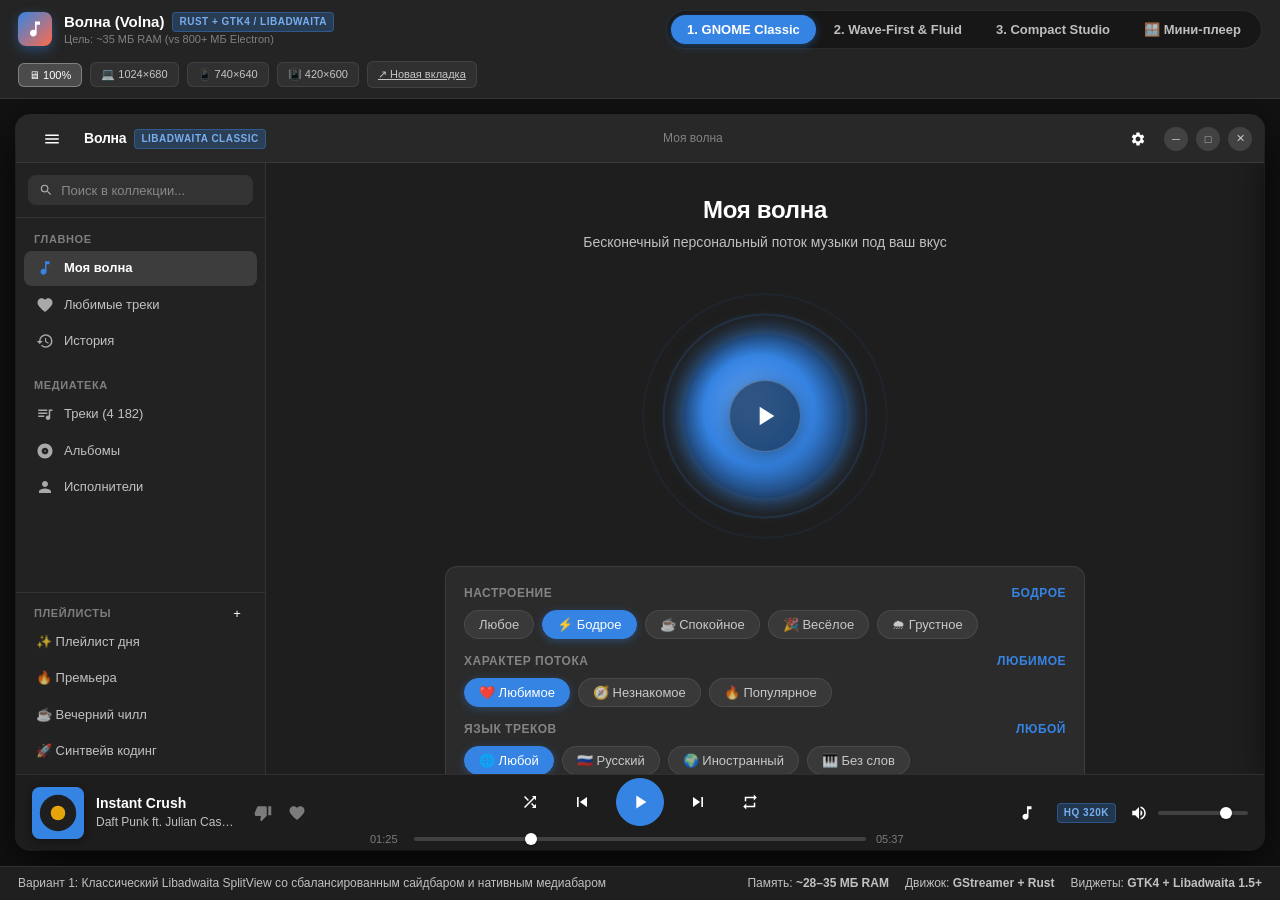
<file: mockups/index.html>
<!DOCTYPE html>
<html lang="ru">
<head>
  <meta charset="UTF-8">
  <meta name="viewport" content="width=device-width, initial-scale=1.0">
  <title>Волна — Интерактивная витрина вариантов дизайна (Rust + Libadwaita)</title>
  <link rel="stylesheet" href="libadwaita.css">
  <style>
    body {
      background: #181818;
      color: #fff;
      display: flex;
      flex-direction: column;
      height: 100vh;
      overflow: hidden;
    }

    /* Showcase Top Bar */
    .showcase-header {
      background: #242424;
      border-bottom: 1px solid var(--adw-border);
      padding: 10px 18px;
      display: flex;
      align-items: center;
      justify-content: space-between;
      flex-wrap: wrap;
      gap: 12px;
      z-index: 50;
    }

    .brand-section {
      display: flex;
      align-items: center;
      gap: 12px;
    }
    .brand-icon {
      width: 34px;
      height: 34px;
      border-radius: 8px;
      background: linear-gradient(135deg, #3584e4, #ff6b4a);
      display: flex;
      align-items: center;
      justify-content: center;
      box-shadow: 0 4px 12px rgba(53, 132, 228, 0.4);
    }

    /* Main Variant Tabs */
    .variant-tabs {
      display: flex;
      background: rgba(0, 0, 0, 0.35);
      padding: 4px;
      border-radius: var(--adw-radius-pill);
      border: 1px solid var(--adw-border);
      gap: 2px;
    }
    .variant-tab-btn {
      background: transparent;
      border: none;
      color: var(--adw-text-secondary);
      padding: 7px 16px;
      border-radius: var(--adw-radius-pill);
      font-size: 13px;
      font-weight: 600;
      cursor: pointer;
      display: flex;
      align-items: center;
      gap: 8px;
      transition: all 0.2s;
    }
    .variant-tab-btn:hover {
      color: #fff;
      background: rgba(255, 255, 255, 0.06);
    }
    .variant-tab-btn.active {
      background: var(--adw-accent);
      color: #fff;
      box-shadow: 0 2px 8px rgba(53, 132, 228, 0.4);
    }

    /* Viewport Resizer Controls */
    .viewport-controls {
      display: flex;
      align-items: center;
      gap: 8px;
    }
    .res-btn {
      background: rgba(255, 255, 255, 0.06);
      border: 1px solid var(--adw-border);
      color: var(--adw-text-secondary);
      padding: 5px 10px;
      border-radius: 6px;
      font-size: 11px;
      font-weight: 500;
      cursor: pointer;
      display: flex;
      align-items: center;
      gap: 4px;
      transition: all 0.15s;
    }
    .res-btn:hover {
      background: rgba(255, 255, 255, 0.12);
      color: #fff;
    }
    .res-btn.active {
      background: rgba(255, 255, 255, 0.18);
      color: #fff;
      border-color: rgba(255, 255, 255, 0.3);
    }

    /* Main Showcase Canvas / Stage */
    .showcase-stage {
      flex: 1;
      display: flex;
      align-items: center;
      justify-content: center;
      background: #121212;
      overflow: hidden;
      position: relative;
      padding: 16px;
    }

    /* Mockup IFrame Frame */
    .frame-wrapper {
      width: 100%;
      height: 100%;
      border-radius: var(--adw-radius-window);
      overflow: hidden;
      box-shadow: 0 16px 50px rgba(0, 0, 0, 0.8), 0 0 0 1px rgba(255, 255, 255, 0.12);
      transition: all 0.35s cubic-bezier(0.16, 1, 0.3, 1);
      display: flex;
      flex-direction: column;
      background: #242424;
    }

    iframe {
      width: 100%;
      height: 100%;
      border: none;
      background: #1e1e1e;
    }

    /* Mini-player Standalone Stage */
    .mini-player-stage {
      display: none;
      width: 100%;
      height: 100%;
      align-items: center;
      justify-content: center;
      flex-direction: column;
      gap: 24px;
    }
    .mini-player-stage.active {
      display: flex;
    }

    .mini-player-window {
      width: 330px;
      background: rgba(32, 32, 32, 0.95);
      backdrop-filter: blur(20px);
      border-radius: 16px;
      border: 1px solid rgba(255, 255, 255, 0.15);
      box-shadow: 0 16px 48px rgba(0, 0, 0, 0.7);
      padding: 14px;
      display: flex;
      flex-direction: column;
      gap: 12px;
      user-select: none;
    }
    .mini-header {
      display: flex;
      justify-content: space-between;
      align-items: center;
      border-bottom: 1px solid rgba(255, 255, 255, 0.08);
      padding-bottom: 8px;
    }
    .mini-track {
      display: flex;
      align-items: center;
      gap: 12px;
    }
    .mini-art {
      width: 50px;
      height: 50px;
      border-radius: 8px;
      background: #3584e4;
      object-fit: cover;
    }
    .mini-controls {
      display: flex;
      align-items: center;
      justify-content: space-between;
      padding: 0 6px;
    }

    /* Bottom Info Card */
    .info-bar {
      background: #1f1f1f;
      border-top: 1px solid var(--adw-border);
      padding: 8px 18px;
      font-size: 12px;
      color: var(--adw-text-secondary);
      display: flex;
      justify-content: space-between;
      align-items: center;
    }
  </style>
</head>
<body>
  <!-- Top Showcase Navigation Bar -->
  <header class="showcase-header">
    <div class="brand-section">
      <div class="brand-icon">
        <svg width="20" height="20" viewBox="0 0 24 24" fill="#fff">
          <path d="M12 3v10.55c-.59-.34-1.27-.55-2-.55-2.21 0-4 1.79-4 4s1.79 4 4 4 4-1.79 4-4V7h4V3h-6z"/>
        </svg>
      </div>
      <div>
        <div style="font-weight:700; font-size:15px; display:flex; align-items:center; gap:8px;">
          Волна (Volna)
          <span class="adw-badge accent">Rust + GTK4 / Libadwaita</span>
        </div>
        <div style="font-size:11px; color:var(--adw-text-dim);">Цель: ~35 МБ RAM (vs 800+ МБ Electron)</div>
      </div>
    </div>

    <!-- Variant Tabs -->
    <div class="variant-tabs">
      <button class="variant-tab-btn active" data-src="variant1_classic.html" data-desc="Вариант 1: Классический Libadwaita SplitView со сбалансированным сайдбаром и нативным медиабаром">
        1. GNOME Classic
      </button>
      <button class="variant-tab-btn" data-src="variant2_fluid.html" data-desc="Вариант 2: Фокус на стриминг, органическая Hero-волна с шейдером, парящий остров-плеер и караоке">
        2. Wave-First & Fluid
      </button>
      <button class="variant-tab-btn" data-src="variant3_studio.html" data-desc="Вариант 3: Трёхколоночный плотный вид, радар рекомендаций ML-Match, таблица треков и студийный медиабар">
        3. Compact Studio
      </button>
      <button class="variant-tab-btn" data-mode="mini" data-desc="Режим мини-плеера (Picture-in-Picture виджет поверх всех окон 330x150px)">
        🪟 Мини-плеер
      </button>
    </div>

    <!-- Responsive Viewport Presets -->
    <div class="viewport-controls" id="resControls">
      <button class="res-btn active" data-w="100%" data-h="100%">🖥 100%</button>
      <button class="res-btn" data-w="1024px" data-h="680px">💻 1024×680</button>
      <button class="res-btn" data-w="740px" data-h="640px">📱 740×640</button>
      <button class="res-btn" data-w="420px" data-h="600px">📳 420×600</button>
      <a href="variant1_classic.html" target="_blank" class="res-btn" id="openExternalLink" title="Открыть в отдельной вкладке браузера">↗ Новая вкладка</a>
    </div>
  </header>

  <!-- Showcase Stage -->
  <main class="showcase-stage">
    <!-- IFrame Wrapper -->
    <div class="frame-wrapper" id="frameWrapper">
      <iframe src="variant1_classic.html" id="previewIframe" title="Mockup Preview"></iframe>
    </div>

    <!-- Mini-player Standalone Preview Stage -->
    <div class="mini-player-stage" id="miniPlayerStage">
      <div class="mini-player-window">
        <div class="mini-header">
          <div style="display:flex; align-items:center; gap:6px;">
            <svg width="14" height="14" viewBox="0 0 24 24" fill="#3584e4"><path d="M12 3v10.55c-.59-.34-1.27-.55-2-.55-2.21 0-4 1.79-4 4s1.79 4 4 4 4-1.79 4-4V7h4V3h-6z"/></svg>
            <span style="font-size:12px; font-weight:700;">Волна Мини-плеер</span>
          </div>
          <div style="display:flex; gap:6px;">
            <button class="adw-win-btn" style="width:18px; height:18px; font-size:9px;" title="Поверх всех окон">📌</button>
            <button class="adw-win-btn close" style="width:18px; height:18px; font-size:9px;" id="btnReturnFull">✕</button>
          </div>
        </div>

        <div class="mini-track">
          <img src="data:image/svg+xml;utf8,<svg xmlns='http://www.w3.org/2000/svg' width='80' height='80' viewBox='0 0 80 80'><rect fill='%23ff6b4a' width='80' height='80'/><circle cx='40' cy='40' r='25' fill='%23222'/><polygon points='35,30 55,40 35,50' fill='%23fff'/></svg>" class="mini-art" id="mArt" alt="Art">
          <div style="overflow:hidden; flex:1;">
            <div style="font-size:13px; font-weight:700; white-space:nowrap; overflow:hidden; text-overflow:ellipsis;" id="mTitle">Midnight City</div>
            <div style="font-size:11px; color:var(--adw-text-secondary); white-space:nowrap; overflow:hidden; text-overflow:ellipsis;" id="mArtist">M83</div>
            <div style="font-size:10px; color:var(--adw-accent); margin-top:2px;">Моя волна • HQ 320k</div>
          </div>
        </div>

        <div style="display:flex; align-items:center; gap:8px;">
          <span style="font-size:10px; color:var(--adw-text-dim);" id="mTimeCurr">02:14</span>
          <input type="range" class="adw-scale" id="mSeekBar" min="0" max="243" value="134">
          <span style="font-size:10px; color:var(--adw-text-dim);">04:03</span>
        </div>

        <div class="mini-controls">
          <button class="reaction-btn" id="mDislike" title="Дислайк">
            <svg viewBox="0 0 24 24"><path d="M15 3H6c-.83 0-1.54.5-1.84 1.22l-3.02 7.05c-.09.23-.14.47-.14.73v2c0 1.1.9 2 2 2h6.31l-.95 4.57-.03.32c0 .41.17.79.44 1.06L9.83 23l6.58-6.59c.37-.36.59-.86.59-1.41V5c0-1.1-.9-2-2-2zm4 0v12h4V3h-4z"/></svg>
          </button>
          <button class="reaction-btn liked" id="mLike" title="Лайк">
            <svg viewBox="0 0 24 24"><path d="M12 21.35l-1.45-1.32C5.4 15.36 2 12.28 2 8.5 2 5.42 4.42 3 7.5 3c1.74 0 3.41.81 4.5 2.09C13.09 3.81 14.76 3 16.5 3 19.58 3 22 5.42 22 8.5c0 3.78-3.4 6.86-8.55 11.54L12 21.35z"/></svg>
          </button>
          <button class="adw-btn flat circular" id="mPrev" style="width:30px; height:30px;">
            <svg width="16" height="16" viewBox="0 0 24 24" fill="currentColor"><path d="M6 6h2v12H6zm3.5 6l8.5 6V6z"/></svg>
          </button>
          <button class="adw-btn circular suggested-action" id="mPlay" style="width:36px; height:36px;">
            <svg id="mPlayIcon" width="18" height="18" viewBox="0 0 24 24" fill="currentColor" style="display:none;"><path d="M8 5v14l11-7z"/></svg>
            <svg id="mPauseIcon" width="18" height="18" viewBox="0 0 24 24" fill="currentColor"><path d="M6 19h4V5H6v14zm8-14v14h4V5h-4z"/></svg>
          </button>
          <button class="adw-btn flat circular" id="mNext" style="width:30px; height:30px;">
            <svg width="16" height="16" viewBox="0 0 24 24" fill="currentColor"><path d="M6 18l8.5-6L6 6v12zM16 6v12h2V6h-2z"/></svg>
          </button>
        </div>
      </div>
      <div style="font-size:12px; color:var(--adw-text-dim); text-align:center;">
        💡 Компактный режим для размещения поверх рабочих окон, кодинга или работы с документами.
      </div>
    </div>
  </main>

  <!-- Bottom Info Footer -->
  <footer class="info-bar">
    <div id="variantDescription">
      Вариант 1: Классический Libadwaita SplitView со сбалансированным сайдбаром и нативным медиабаром
    </div>
    <div style="display:flex; gap:16px;">
      <span>Память: <b>~28–35 МБ RAM</b></span>
      <span>Движок: <b>GStreamer + Rust</b></span>
      <span>Виджеты: <b>GTK4 + Libadwaita 1.5+</b></span>
    </div>
  </footer>

  <script>
    const tabBtns = document.querySelectorAll('.variant-tab-btn');
    const iframe = document.getElementById('previewIframe');
    const frameWrapper = document.getElementById('frameWrapper');
    const miniPlayerStage = document.getElementById('miniPlayerStage');
    const descEl = document.getElementById('variantDescription');
    const extLink = document.getElementById('openExternalLink');
    const resControls = document.getElementById('resControls');

    tabBtns.forEach(btn => {
      btn.addEventListener('click', () => {
        tabBtns.forEach(b => b.classList.remove('active'));
        btn.classList.add('active');

        const mode = btn.getAttribute('data-mode');
        const desc = btn.getAttribute('data-desc');
        descEl.innerText = desc;

        if (mode === 'mini') {
          frameWrapper.style.display = 'none';
          miniPlayerStage.classList.add('active');
          resControls.style.display = 'none';
        } else {
          frameWrapper.style.display = 'flex';
          miniPlayerStage.classList.remove('active');
          resControls.style.display = 'flex';

          const src = btn.getAttribute('data-src');
          iframe.src = src;
          extLink.href = src;
        }
      });
    });

    // Viewport presets
    const resBtns = document.querySelectorAll('.res-btn[data-w]');
    resBtns.forEach(rb => {
      rb.addEventListener('click', () => {
        resBtns.forEach(b => b.classList.remove('active'));
        rb.classList.add('active');
        const w = rb.getAttribute('data-w');
        const h = rb.getAttribute('data-h');
        frameWrapper.style.width = w;
        frameWrapper.style.height = h;
      });
    });

    // Mini-player interactive controls
    let mPlaying = true;
    let mCur = 134;
    const mTotal = 243;
    const mPlay = document.getElementById('mPlay');
    const mPlayIcon = document.getElementById('mPlayIcon');
    const mPauseIcon = document.getElementById('mPauseIcon');
    const mSeekBar = document.getElementById('mSeekBar');
    const mTimeCurr = document.getElementById('mTimeCurr');
    const btnReturnFull = document.getElementById('btnReturnFull');

    btnReturnFull.addEventListener('click', () => {
      tabBtns[0].click();
    });

    mPlay.addEventListener('click', () => {
      mPlaying = !mPlaying;
      mPlayIcon.style.display = mPlaying ? 'none' : 'block';
      mPauseIcon.style.display = mPlaying ? 'block' : 'none';
    });

    setInterval(() => {
      if (mPlaying && miniPlayerStage.classList.contains('active')) {
        mCur++;
        if (mCur > mTotal) mCur = 0;
        mSeekBar.value = mCur;
        const m = Math.floor(mCur / 60);
        const s = Math.floor(mCur % 60);
        mTimeCurr.innerText = `0${m}:${s < 10 ? '0' : ''}${s}`;
      }
    }, 1000);

    const mLike = document.getElementById('mLike');
    const mDislike = document.getElementById('mDislike');
    mLike.addEventListener('click', () => mLike.classList.toggle('liked'));
    mDislike.addEventListener('click', () => mDislike.classList.toggle('disliked'));
  </script>
</body>
</html>
</file>
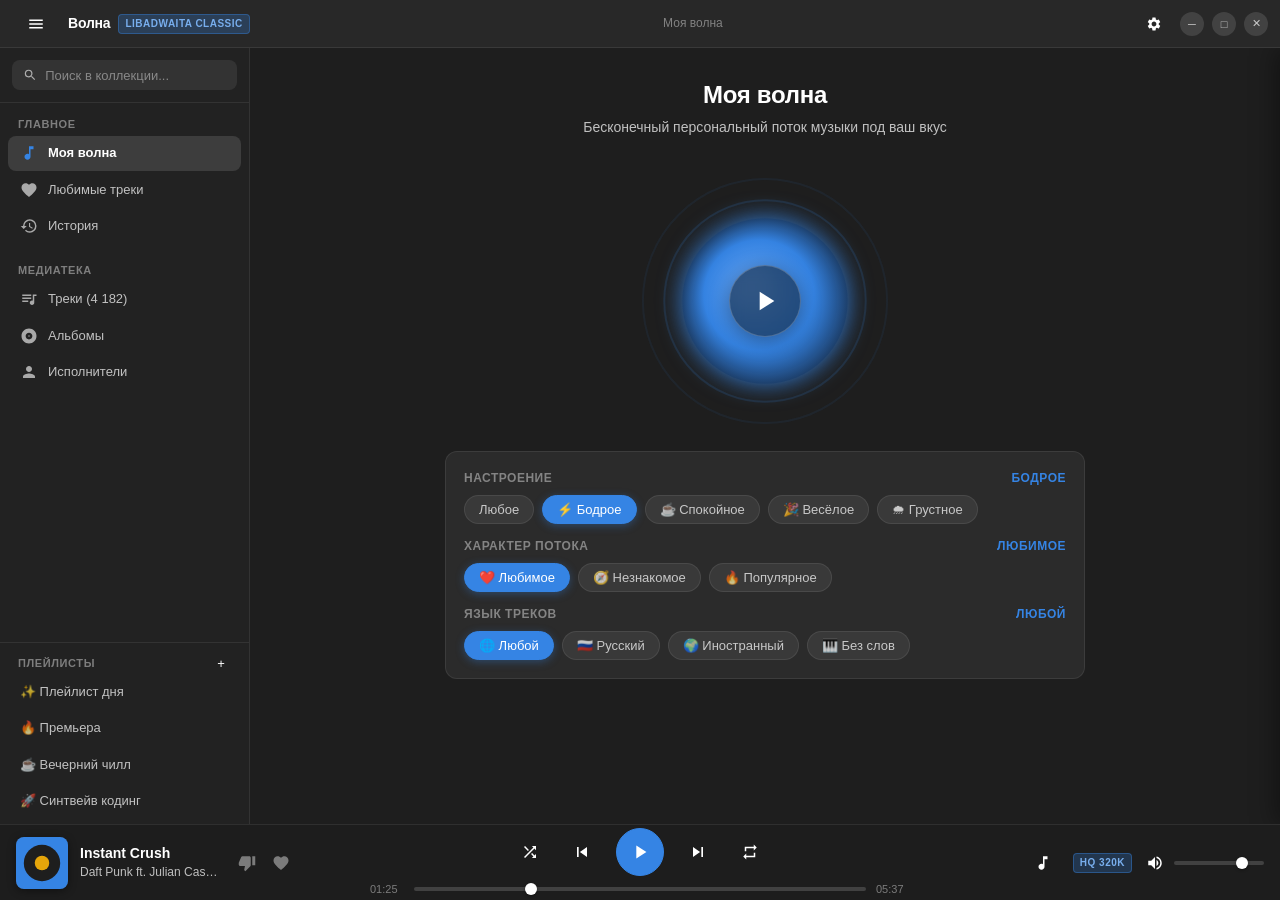
<file: mockups/variant1_classic.html>
<!DOCTYPE html>
<html lang="ru">
<head>
  <meta charset="UTF-8">
  <meta name="viewport" content="width=device-width, initial-scale=1.0">
  <title>Волна — Вариант 1: GNOME Native Classic</title>
  <link rel="stylesheet" href="libadwaita.css">
  <style>
    .app-window {
      display: flex;
      flex-direction: column;
      height: 100vh;
      width: 100vw;
      background: var(--adw-window-bg);
    }

    /* Main Split View */
    .split-view {
      display: flex;
      flex: 1;
      overflow: hidden;
      position: relative;
    }

    /* Sidebar */
    .sidebar {
      width: 250px;
      min-width: 250px;
      background: var(--adw-sidebar-bg);
      border-right: 1px solid var(--adw-border);
      display: flex;
      flex-direction: column;
      transition: all 0.25s cubic-bezier(0.16, 1, 0.3, 1);
      overflow-y: auto;
    }
    .sidebar.collapsed {
      margin-left: -250px;
    }

    .sidebar-header {
      padding: 12px;
      border-bottom: 1px solid var(--adw-border);
    }
    .search-input-box {
      display: flex;
      align-items: center;
      background: rgba(255, 255, 255, 0.08);
      border-radius: var(--adw-radius-btn);
      padding: 6px 10px;
      gap: 8px;
      border: 1px solid transparent;
      transition: all 0.15s;
    }
    .search-input-box:focus-within {
      background: rgba(255, 255, 255, 0.12);
      border-color: var(--adw-accent);
    }
    .search-input-box input {
      background: transparent;
      border: none;
      color: #fff;
      font-size: 13px;
      outline: none;
      width: 100%;
    }
    .search-input-box input::placeholder {
      color: var(--adw-text-dim);
    }

    .nav-section {
      padding: 10px 8px 4px 8px;
    }
    .nav-section-title {
      font-size: 11px;
      font-weight: 700;
      color: var(--adw-text-dim);
      padding: 4px 10px;
      letter-spacing: 0.6px;
      text-transform: uppercase;
    }

    .nav-item {
      display: flex;
      align-items: center;
      gap: 10px;
      padding: 8px 12px;
      border-radius: var(--adw-radius-btn);
      color: var(--adw-text-secondary);
      font-size: 13px;
      cursor: pointer;
      transition: all 0.15s ease;
      margin-bottom: 2px;
    }
    .nav-item:hover {
      background: rgba(255, 255, 255, 0.06);
      color: #fff;
    }
    .nav-item.active {
      background: rgba(255, 255, 255, 0.12);
      color: #fff;
      font-weight: 600;
    }
    .nav-item svg {
      width: 18px;
      height: 18px;
      fill: currentColor;
      opacity: 0.85;
    }
    .nav-item.active svg {
      color: var(--adw-accent);
      opacity: 1;
    }

    /* Content Area */
    .content-area {
      flex: 1;
      display: flex;
      flex-direction: column;
      background: var(--adw-view-bg);
      overflow-y: auto;
      position: relative;
    }

    .adw-clamp {
      max-width: 680px;
      width: 100%;
      margin: 0 auto;
      padding: 30px 20px;
      display: flex;
      flex-direction: column;
      align-items: center;
    }

    /* Wave Sphere Visualization */
    .wave-sphere-wrapper {
      position: relative;
      width: 250px;
      height: 250px;
      margin: 15px 0 25px 0;
      display: flex;
      align-items: center;
      justify-content: center;
      cursor: pointer;
    }
    .wave-canvas {
      position: absolute;
      top: 0;
      left: 0;
      width: 100%;
      height: 100%;
      border-radius: 50%;
    }
    .wave-center-btn {
      position: relative;
      z-index: 2;
      width: 72px;
      height: 72px;
      border-radius: 50%;
      background: rgba(0, 0, 0, 0.45);
      backdrop-filter: blur(8px);
      border: 1px solid rgba(255, 255, 255, 0.2);
      color: #fff;
      display: flex;
      align-items: center;
      justify-content: center;
      transition: all 0.2s cubic-bezier(0.16, 1, 0.3, 1);
      box-shadow: 0 4px 20px rgba(0, 0, 0, 0.35);
    }
    .wave-sphere-wrapper:hover .wave-center-btn {
      transform: scale(1.08);
      background: rgba(53, 132, 228, 0.6);
      border-color: rgba(255, 255, 255, 0.4);
    }
    .wave-center-btn svg {
      width: 32px;
      height: 32px;
      fill: currentColor;
    }

    .wave-heading {
      text-align: center;
      margin-bottom: 24px;
    }
    .wave-heading h2 {
      font-size: 24px;
      font-weight: 700;
      letter-spacing: -0.3px;
      margin-bottom: 6px;
    }
    .wave-heading p {
      color: var(--adw-text-secondary);
      font-size: 14px;
    }

    /* Filter Groups */
    .filter-card {
      width: 100%;
      background: var(--adw-card-bg);
      border: 1px solid var(--adw-border);
      border-radius: var(--adw-radius-card);
      padding: 18px;
      margin-bottom: 20px;
    }
    .filter-group {
      margin-bottom: 14px;
    }
    .filter-group:last-child {
      margin-bottom: 0;
    }
    .filter-label {
      font-size: 12px;
      font-weight: 600;
      color: var(--adw-text-dim);
      text-transform: uppercase;
      letter-spacing: 0.5px;
      margin-bottom: 8px;
      display: flex;
      justify-content: space-between;
    }
    .chips-row {
      display: flex;
      flex-wrap: wrap;
      gap: 8px;
    }
    .chip {
      background: rgba(255, 255, 255, 0.07);
      border: 1px solid var(--adw-border);
      color: var(--adw-text-secondary);
      padding: 6px 14px;
      border-radius: var(--adw-radius-pill);
      font-size: 13px;
      cursor: pointer;
      transition: all 0.15s ease;
    }
    .chip:hover {
      background: rgba(255, 255, 255, 0.14);
      color: #fff;
    }
    .chip.active {
      background: var(--adw-accent);
      border-color: var(--adw-accent);
      color: #fff;
      font-weight: 500;
      box-shadow: 0 2px 8px rgba(53, 132, 228, 0.35);
    }

    /* Bottom Player Bar */
    .player-bar {
      height: 76px;
      background: var(--adw-playerbar-bg);
      border-top: 1px solid var(--adw-border);
      display: flex;
      align-items: center;
      justify-content: space-between;
      padding: 0 16px;
      z-index: 20;
    }
    .player-track-info {
      display: flex;
      align-items: center;
      gap: 12px;
      width: 280px;
      min-width: 200px;
    }
    .track-art {
      width: 52px;
      height: 52px;
      border-radius: 8px;
      object-fit: cover;
      box-shadow: 0 2px 8px rgba(0,0,0,0.4);
      background: #333;
    }
    .track-meta {
      overflow: hidden;
    }
    .track-title {
      font-size: 14px;
      font-weight: 600;
      white-space: nowrap;
      overflow: hidden;
      text-overflow: ellipsis;
      color: #fff;
    }
    .track-artist {
      font-size: 12px;
      color: var(--adw-text-secondary);
      white-space: nowrap;
      overflow: hidden;
      text-overflow: ellipsis;
      cursor: pointer;
    }
    .track-artist:hover {
      text-decoration: underline;
    }
    .track-reactions {
      display: flex;
      gap: 4px;
    }
    .reaction-btn {
      background: transparent;
      border: none;
      color: var(--adw-text-dim);
      cursor: pointer;
      padding: 6px;
      border-radius: 50%;
      display: flex;
      align-items: center;
      justify-content: center;
      transition: all 0.15s;
    }
    .reaction-btn:hover {
      background: rgba(255, 255, 255, 0.1);
      color: #fff;
    }
    .reaction-btn.liked {
      color: var(--adw-destructive);
    }
    .reaction-btn.disliked {
      color: #f66151;
    }
    .reaction-btn svg {
      width: 18px;
      height: 18px;
      fill: currentColor;
    }

    /* Player Controls Center */
    .player-center {
      display: flex;
      flex-direction: column;
      align-items: center;
      gap: 6px;
      flex: 1;
      max-width: 540px;
    }
    .transport-controls {
      display: flex;
      align-items: center;
      gap: 16px;
    }
    .progress-bar-container {
      display: flex;
      align-items: center;
      gap: 10px;
      width: 100%;
    }
    .time-label {
      font-size: 11px;
      color: var(--adw-text-dim);
      font-variant-numeric: tabular-nums;
      min-width: 34px;
    }

    /* Right Player Controls */
    .player-right {
      display: flex;
      align-items: center;
      gap: 12px;
      width: 280px;
      justify-content: flex-end;
    }
    .volume-box {
      display: flex;
      align-items: center;
      gap: 8px;
      width: 120px;
    }

    /* Synced Lyrics Sheet */
    .lyrics-sheet {
      position: absolute;
      top: 0;
      right: -360px;
      width: 360px;
      height: 100%;
      background: #202020;
      border-left: 1px solid var(--adw-border);
      box-shadow: -4px 0 24px rgba(0,0,0,0.4);
      transition: right 0.25s cubic-bezier(0.16, 1, 0.3, 1);
      z-index: 30;
      display: flex;
      flex-direction: column;
    }
    .lyrics-sheet.open {
      right: 0;
    }
    .lyrics-header {
      padding: 14px 16px;
      display: flex;
      align-items: center;
      justify-content: space-between;
      border-bottom: 1px solid var(--adw-border);
    }
    .lyrics-content {
      flex: 1;
      overflow-y: auto;
      padding: 24px 20px;
      display: flex;
      flex-direction: column;
      gap: 16px;
    }
    .lyrics-line {
      font-size: 16px;
      line-height: 1.5;
      color: var(--adw-text-dim);
      transition: all 0.2s;
      cursor: pointer;
    }
    .lyrics-line:hover {
      color: var(--adw-text-secondary);
    }
    .lyrics-line.active {
      color: #fff;
      font-weight: 700;
      font-size: 18px;
      transform: scale(1.02);
      transform-origin: left;
    }
  </style>
</head>
<body>
  <div class="app-window">
    <!-- AdwHeaderBar -->
    <header class="adw-headerbar">
      <div style="display: flex; align-items: center; gap: 8px;">
        <button class="adw-btn flat" id="toggle-sidebar" title="Скрыть/показать боковую панель">
          <svg width="18" height="18" viewBox="0 0 24 24" fill="currentColor">
            <path d="M3 18h18v-2H3v2zm0-5h18v-2H3v2zm0-7v2h18V6H3z"/>
          </svg>
        </button>
        <span style="font-weight: 700; font-size: 14px; letter-spacing: -0.2px;">Волна</span>
        <span class="adw-badge accent">Libadwaita Classic</span>
      </div>

      <div style="display: flex; align-items: center; gap: 6px;">
        <span style="color: var(--adw-text-dim); font-size: 12px;" id="current-view-title">Моя волна</span>
      </div>

      <div class="adw-window-controls">
        <button class="adw-btn flat circular" id="btn-settings" title="Настройки">
          <svg width="16" height="16" viewBox="0 0 24 24" fill="currentColor">
            <path d="M19.14 12.94c.04-.3.06-.61.06-.94 0-.32-.02-.64-.07-.94l2.03-1.58a.49.49 0 0 0 .12-.61l-1.92-3.32a.488.488 0 0 0-.59-.22l-2.39.96c-.5-.38-1.03-.7-1.62-.94l-.36-2.54a.484.484 0 0 0-.48-.41h-3.84c-.24 0-.43.17-.47.41l-.36 2.54c-.59.24-1.13.57-1.62.94l-2.39-.96c-.22-.08-.47 0-.59.22L2.74 8.87c-.12.21-.08.47.12.61l2.03 1.58c-.05.3-.09.63-.09.94s.02.64.07.94l-2.03 1.58a.49.49 0 0 0-.12.61l1.92 3.32c.12.22.37.29.59.22l2.39-.96c.5.38 1.03.7 1.62.94l.36 2.54c.05.24.24.41.48.41h3.84c.24 0 .44-.17.47-.41l.36-2.54c.59-.24 1.13-.56 1.62-.94l2.39.96c.22.08.47 0 .59-.22l1.92-3.32c.12-.22.07-.47-.12-.61l-2.01-1.58zM12 15.6c-1.98 0-3.6-1.62-3.6-3.6s1.62-3.6 3.6-3.6 3.6 1.62 3.6 3.6-1.62 3.6-3.6 3.6z"/>
          </svg>
        </button>
        <button class="adw-win-btn" title="Свернуть">─</button>
        <button class="adw-win-btn" title="Развернуть">□</button>
        <button class="adw-win-btn close" title="Закрыть">✕</button>
      </div>
    </header>

    <!-- Split View -->
    <div class="split-view">
      <!-- Sidebar -->
      <aside class="sidebar" id="sidebar">
        <div class="sidebar-header">
          <div class="search-input-box">
            <svg width="16" height="16" viewBox="0 0 24 24" fill="currentColor" style="opacity: 0.6;">
              <path d="M15.5 14h-.79l-.28-.27A6.471 6.471 0 0 0 16 9.5 6.5 6.5 0 1 0 9.5 16c1.61 0 3.09-.59 4.23-1.57l.27.28v.79l5 4.99L20.49 19l-4.99-5zm-6 0C7.01 14 5 11.99 5 9.5S7.01 5 9.5 5 14 7.01 14 9.5 11.99 14 9.5 14z"/>
            </svg>
            <input type="text" placeholder="Поиск в коллекции...">
          </div>
        </div>

        <div class="nav-section">
          <div class="nav-section-title">Главное</div>
          <div class="nav-item active" data-view="wave">
            <svg viewBox="0 0 24 24"><path d="M12 3v10.55c-.59-.34-1.27-.55-2-.55-2.21 0-4 1.79-4 4s1.79 4 4 4 4-1.79 4-4V7h4V3h-6z"/></svg>
            <span>Моя волна</span>
          </div>
          <div class="nav-item" data-view="liked">
            <svg viewBox="0 0 24 24"><path d="M12 21.35l-1.45-1.32C5.4 15.36 2 12.28 2 8.5 2 5.42 4.42 3 7.5 3c1.74 0 3.41.81 4.5 2.09C13.09 3.81 14.76 3 16.5 3 19.58 3 22 5.42 22 8.5c0 3.78-3.4 6.86-8.55 11.54L12 21.35z"/></svg>
            <span>Любимые треки</span>
          </div>
          <div class="nav-item" data-view="history">
            <svg viewBox="0 0 24 24"><path d="M13 3a9 9 0 0 0-9 9H1l3.89 3.89.07.14L9 12H6c0-3.87 3.13-7 7-7s7 3.13 7 7-3.13 7-7 7c-1.93 0-3.68-.79-4.94-2.06l-1.42 1.42A8.954 8.954 0 0 0 13 21a9 9 0 0 0 0-18zm-1 5v5l4.28 2.54.72-1.21-3.5-2.08V8H12z"/></svg>
            <span>История</span>
          </div>
        </div>

        <div class="nav-section">
          <div class="nav-section-title">Медиатека</div>
          <div class="nav-item" data-view="tracks">
            <svg viewBox="0 0 24 24"><path d="M15 6H3v2h12V6zm0 4H3v2h12v-2zM3 16h8v-2H3v2zM17 6v8.18c-.31-.11-.65-.18-1-.18-1.66 0-3 1.34-3 3s1.34 3 3 3 3-1.34 3-3V8h3V6h-5z"/></svg>
            <span>Треки (4 182)</span>
          </div>
          <div class="nav-item" data-view="albums">
            <svg viewBox="0 0 24 24"><path d="M12 2C6.48 2 2 6.48 2 12s4.48 10 10 10 10-4.48 10-10S17.52 2 12 2zm0 14.5c-2.49 0-4.5-2.01-4.5-4.5S9.51 7.5 12 7.5s4.5 2.01 4.5 4.5-2.01 4.5-4.5 4.5zm0-5.5c-.55 0-1 .45-1 1s.45 1 1 1 1-.45 1-1-.45-1-1-1z"/></svg>
            <span>Альбомы</span>
          </div>
          <div class="nav-item" data-view="artists">
            <svg viewBox="0 0 24 24"><path d="M12 12c2.21 0 4-1.79 4-4s-1.79-4-4-4-4 1.79-4 4 1.79 4 4 4zm0 2c-2.67 0-8 1.34-8 4v2h16v-2c0-2.66-5.33-4-8-4z"/></svg>
            <span>Исполнители</span>
          </div>
        </div>

        <div class="nav-section" style="margin-top: auto; border-top: 1px solid var(--adw-border); padding-top: 8px;">
          <div style="display: flex; justify-content: space-between; align-items: center; padding-right: 8px;">
            <div class="nav-section-title">Плейлисты</div>
            <button class="adw-btn flat circular" style="width:24px; height:24px;" title="Создать плейлист">+</button>
          </div>
          <div class="nav-item"><span>✨ Плейлист дня</span></div>
          <div class="nav-item"><span>🔥 Премьера</span></div>
          <div class="nav-item"><span>☕ Вечерний чилл</span></div>
          <div class="nav-item"><span>🚀 Синтвейв кодинг</span></div>
        </div>
      </aside>

      <!-- Content Area -->
      <main class="content-area">
        <div class="adw-clamp">
          <!-- Wave Sphere -->
          <div class="wave-heading">
            <h2>Моя волна</h2>
            <p>Бесконечный персональный поток музыки под ваш вкус</p>
          </div>

          <div class="wave-sphere-wrapper" id="wave-sphere" title="Нажмите, чтобы включить/приостановить поток">
            <canvas id="waveCanvas" class="wave-canvas" width="250" height="250"></canvas>
            <div class="wave-center-btn" id="wave-play-trigger">
              <svg id="sphere-icon-play" viewBox="0 0 24 24"><path d="M8 5v14l11-7z"/></svg>
              <svg id="sphere-icon-pause" viewBox="0 0 24 24" style="display: none;"><path d="M6 19h4V5H6v14zm8-14v14h4V5h-4z"/></svg>
            </div>
          </div>

          <!-- Filter Preferences Group -->
          <div class="filter-card">
            <!-- Mood -->
            <div class="filter-group">
              <div class="filter-label">
                <span>Настроение</span>
                <span id="active-mood-text" style="color: var(--adw-accent);">Бодрое</span>
              </div>
              <div class="chips-row" id="mood-chips">
                <button class="chip" data-val="Любое">Любое</button>
                <button class="chip active" data-val="Бодрое">⚡ Бодрое</button>
                <button class="chip" data-val="Спокойное">☕ Спокойное</button>
                <button class="chip" data-val="Весёлое">🎉 Весёлое</button>
                <button class="chip" data-val="Грустное">🌧 Грустное</button>
              </div>
            </div>

            <!-- Character -->
            <div class="filter-group">
              <div class="filter-label">
                <span>Характер потока</span>
                <span id="active-char-text" style="color: var(--adw-accent);">Любимое</span>
              </div>
              <div class="chips-row" id="char-chips">
                <button class="chip active" data-val="Любимое">❤️ Любимое</button>
                <button class="chip" data-val="Незнакомое">🧭 Незнакомое</button>
                <button class="chip" data-val="Популярное">🔥 Популярное</button>
              </div>
            </div>

            <!-- Language -->
            <div class="filter-group">
              <div class="filter-label">
                <span>Язык треков</span>
                <span id="active-lang-text" style="color: var(--adw-accent);">Любой</span>
              </div>
              <div class="chips-row" id="lang-chips">
                <button class="chip active" data-val="Любой">🌐 Любой</button>
                <button class="chip" data-val="Русский">🇷🇺 Русский</button>
                <button class="chip" data-val="Иностранный">🌍 Иностранный</button>
                <button class="chip" data-val="Без слов">🎹 Без слов</button>
              </div>
            </div>
          </div>
        </div>

        <!-- Slide-over Lyrics Sheet -->
        <div class="lyrics-sheet" id="lyrics-sheet">
          <div class="lyrics-header">
            <span style="font-weight: 600; font-size: 15px;">Текст песни</span>
            <button class="adw-btn flat circular" id="close-lyrics" style="width: 28px; height: 28px;">✕</button>
          </div>
          <div class="lyrics-content" id="lyrics-lines">
            <div class="lyrics-line">I can't keep on losing you</div>
            <div class="lyrics-line">Over complications</div>
            <div class="lyrics-line active">Gone too long, someone please</div>
            <div class="lyrics-line">Take the wheel and drive</div>
            <div class="lyrics-line">Now I see the reason why</div>
            <div class="lyrics-line">I'm still locked inside your mind</div>
            <div class="lyrics-line">Instant crush, don't let it fade</div>
            <div class="lyrics-line">We will meet another day</div>
          </div>
        </div>
      </main>
    </div>

    <!-- Bottom Player Bar -->
    <footer class="player-bar">
      <!-- Track Info -->
      <div class="player-track-info">
        <img src="data:image/svg+xml;utf8,<svg xmlns='http://www.w3.org/2000/svg' width='100' height='100' viewBox='0 0 100 100'><rect fill='%233584e4' width='100' height='100'/><circle cx='50' cy='50' r='35' fill='%231e1e1e'/><circle cx='50' cy='50' r='14' fill='%23e5a50a'/></svg>" class="track-art" id="current-cover" alt="Art">
        <div class="track-meta">
          <div class="track-title" id="track-title">Instant Crush</div>
          <div class="track-artist" id="track-artist">Daft Punk ft. Julian Casablancas</div>
        </div>
        <div class="track-reactions">
          <button class="reaction-btn" id="btn-dislike" title="Не нравится (исключить)">
            <svg viewBox="0 0 24 24"><path d="M15 3H6c-.83 0-1.54.5-1.84 1.22l-3.02 7.05c-.09.23-.14.47-.14.73v2c0 1.1.9 2 2 2h6.31l-.95 4.57-.03.32c0 .41.17.79.44 1.06L9.83 23l6.58-6.59c.37-.36.59-.86.59-1.41V5c0-1.1-.9-2-2-2zm4 0v12h4V3h-4z"/></svg>
          </button>
          <button class="reaction-btn" id="btn-like" title="Нравится (сохранить)">
            <svg viewBox="0 0 24 24"><path d="M12 21.35l-1.45-1.32C5.4 15.36 2 12.28 2 8.5 2 5.42 4.42 3 7.5 3c1.74 0 3.41.81 4.5 2.09C13.09 3.81 14.76 3 16.5 3 19.58 3 22 5.42 22 8.5c0 3.78-3.4 6.86-8.55 11.54L12 21.35z"/></svg>
          </button>
        </div>
      </div>

      <!-- Controls Center -->
      <div class="player-center">
        <div class="transport-controls">
          <button class="adw-btn flat circular" id="btn-shuffle" title="Перемешать">
            <svg width="18" height="18" viewBox="0 0 24 24" fill="currentColor"><path d="M10.59 9.17L5.41 4 4 5.41l5.17 5.17 1.42-1.41zM14.5 4l2.04 2.04L4 18.59 5.41 20 17.96 7.46 20 9.5V4h-5.5zm.33 9.41l-1.41 1.41 3.13 3.13L14.5 20H20v-5.5l-2.04 2.04-3.13-3.13z"/></svg>
          </button>
          <button class="adw-btn flat circular" id="btn-prev" title="Предыдущий трек">
            <svg width="20" height="20" viewBox="0 0 24 24" fill="currentColor"><path d="M6 6h2v12H6zm3.5 6l8.5 6V6z"/></svg>
          </button>
          <button class="adw-btn circular suggested-action large" id="btn-play-pause" title="Воспроизведение / Пауза">
            <svg id="icon-play" width="22" height="22" viewBox="0 0 24 24" fill="currentColor"><path d="M8 5v14l11-7z"/></svg>
            <svg id="icon-pause" width="22" height="22" viewBox="0 0 24 24" fill="currentColor" style="display: none;"><path d="M6 19h4V5H6v14zm8-14v14h4V5h-4z"/></svg>
          </button>
          <button class="adw-btn flat circular" id="btn-next" title="Следующий трек">
            <svg width="20" height="20" viewBox="0 0 24 24" fill="currentColor"><path d="M6 18l8.5-6L6 6v12zM16 6v12h2V6h-2z"/></svg>
          </button>
          <button class="adw-btn flat circular" id="btn-repeat" title="Повтор">
            <svg width="18" height="18" viewBox="0 0 24 24" fill="currentColor"><path d="M7 7h10v3l4-4-4-4v3H5v6h2V7zm10 10H7v-3l-4 4 4 4v-3h12v-6h-2v4z"/></svg>
          </button>
        </div>

        <div class="progress-bar-container">
          <span class="time-label" id="time-current">01:24</span>
          <input type="range" class="adw-scale" id="seek-bar" min="0" max="337" value="84">
          <span class="time-label" id="time-total">05:37</span>
        </div>
      </div>

      <!-- Right Controls -->
      <div class="player-right">
        <button class="adw-btn flat circular" id="btn-lyrics-toggle" title="Текст песни">
          <svg width="18" height="18" viewBox="0 0 24 24" fill="currentColor"><path d="M12 3v10.55c-.59-.34-1.27-.55-2-.55-2.21 0-4 1.79-4 4s1.79 4 4 4 4-1.79 4-4V7h4V3h-6z"/></svg>
        </button>
        <span class="adw-badge accent" title="Поток 320 kbps AAC">HQ 320k</span>
        <div class="volume-box">
          <button class="adw-btn flat circular" id="btn-mute" style="padding:0; width:28px; height:28px;">
            <svg width="18" height="18" viewBox="0 0 24 24" fill="currentColor"><path d="M3 9v6h4l5 5V4L7 9H3zm13.5 3c0-1.77-1.02-3.29-2.5-4.03v8.05c1.48-.73 2.5-2.25 2.5-4.02zM14 3.23v2.06c2.89.86 5 3.54 5 6.71s-2.11 5.85-5 6.71v2.06c4.01-.91 7-4.49 7-8.77s-2.99-7.86-7-8.77z"/></svg>
          </button>
          <input type="range" class="adw-scale" id="volume-bar" min="0" max="100" value="80">
        </div>
      </div>
    </footer>

    <!-- Toast -->
    <div class="adw-toast" id="toast">Настройка волны обновлена</div>
  </div>

  <script>
    // State
    let isPlaying = true;
    let isLiked = false;
    let isDisliked = false;
    let currentTime = 84;
    const duration = 337;

    // Canvas Wave Animation
    const canvas = document.getElementById('waveCanvas');
    const ctx = canvas.getContext('2d');
    let wavePhase = 0;
    let waveColor = '#3584e4';

    function drawWave() {
      ctx.clearRect(0, 0, canvas.width, canvas.height);
      const centerX = canvas.width / 2;
      const centerY = canvas.height / 2;
      const baseRadius = 85;

      if (isPlaying) {
        wavePhase += 0.04;
      }

      // Outer glowing waves
      for (let i = 3; i >= 1; i--) {
        const pulse = Math.sin(wavePhase + i * 1.2) * 8;
        const r = baseRadius + i * 22 + pulse;
        ctx.beginPath();
        ctx.arc(centerX, centerY, Math.max(10, r), 0, Math.PI * 2);
        ctx.strokeStyle = waveColor;
        ctx.lineWidth = 2;
        ctx.globalAlpha = 0.15 / i;
        ctx.stroke();
      }

      // Inner Core Gradient Sphere
      const gradient = ctx.createRadialGradient(
        centerX - 15, centerY - 15, 10,
        centerX, centerY, baseRadius
      );
      gradient.addColorStop(0, '#5ea1f4');
      gradient.addColorStop(0.6, waveColor);
      gradient.addColorStop(1, '#1b3b64');

      ctx.beginPath();
      ctx.arc(centerX, centerY, baseRadius + (isPlaying ? Math.sin(wavePhase * 2) * 4 : 0), 0, Math.PI * 2);
      ctx.fillStyle = gradient;
      ctx.globalAlpha = 0.9;
      ctx.shadowColor = waveColor;
      ctx.shadowBlur = isPlaying ? 25 : 10;
      ctx.fill();
      ctx.shadowBlur = 0;
      ctx.globalAlpha = 1.0;

      requestAnimationFrame(drawWave);
    }
    drawWave();

    // Elements
    const btnPlayPause = document.getElementById('btn-play-pause');
    const spherePlayTrigger = document.getElementById('wave-sphere');
    const iconPlay = document.getElementById('icon-play');
    const iconPause = document.getElementById('icon-pause');
    const sphereIconPlay = document.getElementById('sphere-icon-play');
    const sphereIconPause = document.getElementById('sphere-icon-pause');
    const seekBar = document.getElementById('seek-bar');
    const timeCurrent = document.getElementById('time-current');
    const toast = document.getElementById('toast');

    function showToast(msg) {
      toast.innerText = msg;
      toast.classList.add('show');
      setTimeout(() => toast.classList.remove('show'), 2000);
    }

    function togglePlayback() {
      isPlaying = !isPlaying;
      iconPlay.style.display = isPlaying ? 'none' : 'block';
      iconPause.style.display = isPlaying ? 'block' : 'none';
      sphereIconPlay.style.display = isPlaying ? 'none' : 'block';
      sphereIconPause.style.display = isPlaying ? 'block' : 'none';
      showToast(isPlaying ? 'Воспроизведение возобновлено' : 'Пауза');
    }

    btnPlayPause.addEventListener('click', togglePlayback);
    spherePlayTrigger.addEventListener('click', togglePlayback);

    // Sidebar Toggle
    const toggleSidebarBtn = document.getElementById('toggle-sidebar');
    const sidebar = document.getElementById('sidebar');
    toggleSidebarBtn.addEventListener('click', () => {
      sidebar.classList.toggle('collapsed');
    });

    // Time Formatting
    function formatTime(sec) {
      const m = Math.floor(sec / 60);
      const s = Math.floor(sec % 60);
      return `${m < 10 ? '0' : ''}${m}:${s < 10 ? '0' : ''}${s}`;
    }

    // Timer Tick
    setInterval(() => {
      if (isPlaying) {
        currentTime++;
        if (currentTime > duration) currentTime = 0;
        seekBar.value = currentTime;
        timeCurrent.innerText = formatTime(currentTime);
      }
    }, 1000);

    seekBar.addEventListener('input', (e) => {
      currentTime = parseInt(e.target.value);
      timeCurrent.innerText = formatTime(currentTime);
    });

    // Likes & Dislikes
    const btnLike = document.getElementById('btn-like');
    const btnDislike = document.getElementById('btn-dislike');

    btnLike.addEventListener('click', () => {
      isLiked = !isLiked;
      btnLike.classList.toggle('liked', isLiked);
      if (isLiked) {
        isDisliked = false;
        btnDislike.classList.remove('disliked');
        showToast('Добавлено в «Любимые треки» ❤️');
      } else {
        showToast('Удалено из любимых');
      }
    });

    btnDislike.addEventListener('click', () => {
      isDisliked = !isDisliked;
      btnDislike.classList.toggle('disliked', isDisliked);
      if (isDisliked) {
        isLiked = false;
        btnLike.classList.remove('liked');
        showToast('Трек исключен из Моей волны 👎');
      }
    });

    // Chips selection
    function setupChipGroup(containerId, labelId, moodColor) {
      const container = document.getElementById(containerId);
      const label = document.getElementById(labelId);
      container.querySelectorAll('.chip').forEach(chip => {
        chip.addEventListener('click', () => {
          container.querySelectorAll('.chip').forEach(c => c.classList.remove('active'));
          chip.classList.add('active');
          const val = chip.getAttribute('data-val');
          label.innerText = val;
          if (moodColor) {
            if (val === 'Бодрое') waveColor = '#3584e4';
            else if (val === 'Спокойное') waveColor = '#26a269';
            else if (val === 'Весёлое') waveColor = '#e5a50a';
            else if (val === 'Грустное') waveColor = '#9141ac';
            else waveColor = '#3584e4';
          }
          showToast(`Волна: фильтр «${val}» применён`);
        });
      });
    }
    setupChipGroup('mood-chips', 'active-mood-text', true);
    setupChipGroup('char-chips', 'active-char-text', false);
    setupChipGroup('lang-chips', 'active-lang-text', false);

    // Lyrics Panel Toggle
    const btnLyrics = document.getElementById('btn-lyrics-toggle');
    const lyricsSheet = document.getElementById('lyrics-sheet');
    const closeLyrics = document.getElementById('close-lyrics');

    btnLyrics.addEventListener('click', () => {
      lyricsSheet.classList.toggle('open');
    });
    closeLyrics.addEventListener('click', () => {
      lyricsSheet.classList.remove('open');
    });

    // Skip Buttons
    const btnNext = document.getElementById('btn-next');
    const btnPrev = document.getElementById('btn-prev');
    const trackTitle = document.getElementById('track-title');
    const trackArtist = document.getElementById('track-artist');

    const sampleTracks = [
      { title: 'Instant Crush', artist: 'Daft Punk ft. Julian Casablancas' },
      { title: 'Midnight City', artist: 'M83' },
      { title: 'Genesis', artist: 'Justice' },
      { title: 'Resonance', artist: 'HOME' },
      { title: 'Nightcall', artist: 'Kavinsky' }
    ];
    let trackIdx = 0;

    function loadTrack(idx) {
      trackIdx = (idx + sampleTracks.length) % sampleTracks.length;
      trackTitle.innerText = sampleTracks[trackIdx].title;
      trackArtist.innerText = sampleTracks[trackIdx].artist;
      currentTime = 0;
      seekBar.value = 0;
      timeCurrent.innerText = "00:00";
      showToast(`Играет: ${sampleTracks[trackIdx].title}`);
    }

    btnNext.addEventListener('click', () => loadTrack(trackIdx + 1));
    btnPrev.addEventListener('click', () => loadTrack(trackIdx - 1));
  </script>
</body>
</html>
</file>
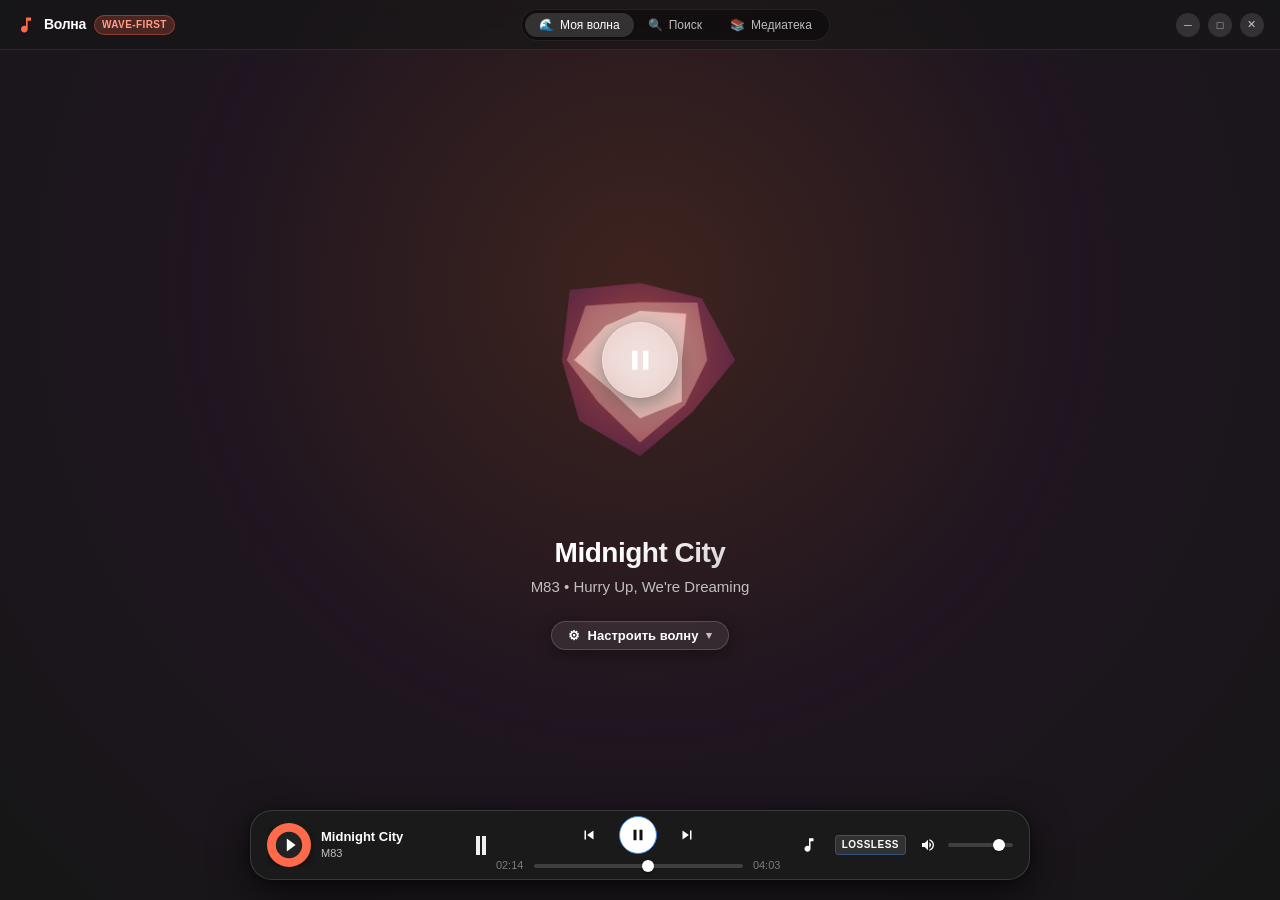
<file: mockups/variant2_fluid.html>
<!DOCTYPE html>
<html lang="ru">
<head>
  <meta charset="UTF-8">
  <meta name="viewport" content="width=device-width, initial-scale=1.0">
  <title>Волна — Вариант 2: Wave-First & Fluid (Исправленный)</title>
  <link rel="stylesheet" href="libadwaita.css">
  <style>
    :root {
      --fluid-accent: #ff6b4a;
      --fluid-accent-secondary: #9c27b0;
      --fluid-bg-grad: radial-gradient(circle at 50% 32%, rgba(255, 107, 74, 0.18) 0%, rgba(156, 39, 176, 0.08) 50%, #161616 100%);
    }

    * {
      box-sizing: border-box;
      margin: 0;
      padding: 0;
    }

    body {
      background: #141414;
      color: #ffffff;
      overflow: hidden;
      display: flex;
      flex-direction: column;
      height: 100vh;
      width: 100vw;
      font-family: var(--font-family);
      transition: background 0.8s ease;
      position: relative;
    }

    /* Ambient Backdrop */
    .ambient-backdrop {
      position: absolute;
      top: 0;
      left: 0;
      width: 100%;
      height: 100%;
      background: var(--fluid-bg-grad);
      pointer-events: none;
      z-index: 0;
      transition: background 0.8s ease;
    }

    /* Minimalist Adaptive Header */
    .fluid-header {
      height: 50px;
      min-height: 50px;
      display: flex;
      align-items: center;
      justify-content: space-between;
      padding: 0 16px;
      position: relative;
      z-index: 20;
      backdrop-filter: blur(16px);
      -webkit-backdrop-filter: blur(16px);
      background: rgba(22, 22, 22, 0.65);
      border-bottom: 1px solid rgba(255, 255, 255, 0.08);
      gap: 10px;
    }

    .brand-title {
      display: flex;
      align-items: center;
      gap: 8px;
      font-weight: 700;
      font-size: 14px;
      letter-spacing: -0.3px;
      flex-shrink: 0;
    }
    .brand-title svg {
      width: 20px;
      height: 20px;
      flex-shrink: 0;
    }

    .brand-badge {
      font-size: 10px;
      font-weight: 700;
      padding: 2px 7px;
      border-radius: var(--adw-radius-pill);
      background: rgba(255, 107, 74, 0.22);
      color: #ff9d85;
      border: 1px solid rgba(255, 107, 74, 0.35);
      letter-spacing: 0.4px;
      text-transform: uppercase;
      white-space: nowrap;
    }

    /* Adaptive ViewSwitcher */
    .header-center {
      display: flex;
      justify-content: center;
      flex: 1;
      max-width: 440px;
    }

    .adw-view-switcher {
      display: inline-flex;
      background: rgba(0, 0, 0, 0.35);
      padding: 3px;
      border-radius: var(--adw-radius-pill);
      border: 1px solid var(--adw-border);
      max-width: 100%;
      overflow: hidden;
    }

    .adw-switcher-btn {
      white-space: nowrap;
      text-overflow: ellipsis;
    }

    /* Hero Main Area with Responsive Scaling */
    .hero-container {
      flex: 1;
      display: flex;
      flex-direction: column;
      align-items: center;
      justify-content: center;
      position: relative;
      z-index: 5;
      padding: 10px 16px 105px 16px; /* 105px bottom padding prevents collision with floating player */
      overflow-y: auto;
      overflow-x: hidden;
      min-height: 0;
    }

    /* Hero Canvas Visualizer */
    .hero-canvas-wrap {
      position: relative;
      width: clamp(180px, 36vh, 310px);
      height: clamp(180px, 36vh, 310px);
      max-width: 80vw;
      max-height: 80vw;
      display: flex;
      align-items: center;
      justify-content: center;
      cursor: pointer;
      margin: 0 auto;
      flex-shrink: 0;
    }

    #fluidWaveCanvas {
      position: absolute;
      width: 100%;
      height: 100%;
    }

    .hero-play-badge {
      position: relative;
      z-index: 4;
      width: clamp(56px, 9vh, 76px);
      height: clamp(56px, 9vh, 76px);
      border-radius: 50%;
      background: rgba(255, 255, 255, 0.15);
      backdrop-filter: blur(14px);
      -webkit-backdrop-filter: blur(14px);
      border: 1px solid rgba(255, 255, 255, 0.3);
      display: flex;
      align-items: center;
      justify-content: center;
      color: #fff;
      transition: all 0.22s cubic-bezier(0.16, 1, 0.3, 1);
      box-shadow: 0 6px 26px rgba(0, 0, 0, 0.45);
    }
    .hero-canvas-wrap:hover .hero-play-badge {
      transform: scale(1.1);
      background: rgba(255, 255, 255, 0.25);
      border-color: rgba(255, 255, 255, 0.55);
    }
    .hero-play-badge svg {
      width: 44%;
      height: 44%;
      fill: currentColor;
    }

    /* Track typography */
    .hero-track-info {
      text-align: center;
      margin-top: clamp(8px, 2vh, 18px);
      margin-bottom: clamp(10px, 2.2vh, 20px);
      max-width: 90%;
      flex-shrink: 0;
    }
    .hero-track-title {
      font-size: clamp(20px, 4vw, 28px);
      font-weight: 800;
      letter-spacing: -0.5px;
      margin-bottom: 4px;
      background: linear-gradient(135deg, #ffffff 40%, rgba(255,255,255,0.78) 100%);
      -webkit-background-clip: text;
      -webkit-text-fill-color: transparent;
      white-space: nowrap;
      overflow: hidden;
      text-overflow: ellipsis;
      max-width: 600px;
    }
    .hero-track-artist {
      font-size: clamp(13px, 2.2vw, 15px);
      color: var(--adw-text-secondary);
      font-weight: 500;
      white-space: nowrap;
      overflow: hidden;
      text-overflow: ellipsis;
      max-width: 500px;
    }

    /* Wave Configuration Trigger Button & Popover */
    .wave-trigger-container {
      position: relative;
      display: inline-flex;
      justify-content: center;
      margin-top: 6px;
    }

    .wave-config-btn {
      background: rgba(255, 255, 255, 0.08);
      border: 1px solid rgba(255, 255, 255, 0.16);
      color: #ffffff;
      padding: 8px 22px;
      border-radius: var(--adw-radius-pill);
      font-size: 13px;
      font-weight: 600;
      cursor: pointer;
      display: inline-flex;
      align-items: center;
      gap: 8px;
      transition: all 0.2s cubic-bezier(0.16, 1, 0.3, 1);
      box-shadow: 0 4px 16px rgba(0, 0, 0, 0.35);
      backdrop-filter: blur(12px);
      -webkit-backdrop-filter: blur(12px);
    }
    .wave-config-btn:hover {
      background: rgba(255, 255, 255, 0.16);
      border-color: rgba(255, 255, 255, 0.3);
      transform: translateY(-1px);
    }
    .wave-config-btn.active-filter {
      background: rgba(255, 107, 74, 0.22);
      border-color: rgba(255, 107, 74, 0.5);
      color: #ff9d85;
      box-shadow: 0 4px 20px rgba(255, 107, 74, 0.25);
    }
    .config-arrow {
      font-size: 11px;
      opacity: 0.7;
      transition: transform 0.2s;
    }
    .wave-config-btn.popover-open .config-arrow {
      transform: rotate(180deg);
    }

    /* Libadwaita Authentic Popover */
    .adw-popover {
      position: absolute;
      bottom: calc(100% + 12px);
      left: 50%;
      transform: translateX(-50%);
      width: 370px;
      max-width: calc(100vw - 32px);
      background: #242424;
      border: 1px solid var(--adw-border-strong);
      border-radius: 16px;
      box-shadow: 0 16px 48px rgba(0, 0, 0, 0.75), 0 2px 8px rgba(0, 0, 0, 0.4);
      padding: 16px;
      z-index: 120;
      display: none;
      flex-direction: column;
      gap: 14px;
    }
    .adw-popover.open {
      display: flex;
      animation: popoverFadeIn 0.2s cubic-bezier(0.16, 1, 0.3, 1);
    }
    @keyframes popoverFadeIn {
      0% { opacity: 0; transform: translateX(-50%) translateY(8px); }
      100% { opacity: 1; transform: translateX(-50%) translateY(0); }
    }

    .popover-arrow {
      position: absolute;
      bottom: -7px;
      left: 50%;
      transform: translateX(-50%) rotate(45deg);
      width: 12px;
      height: 12px;
      background: #242424;
      border-right: 1px solid var(--adw-border-strong);
      border-bottom: 1px solid var(--adw-border-strong);
    }

    .popover-header {
      display: flex;
      align-items: center;
      justify-content: space-between;
      border-bottom: 1px solid rgba(255, 255, 255, 0.08);
      padding-bottom: 8px;
    }

    .popover-section {
      display: flex;
      flex-direction: column;
      gap: 6px;
    }
    .popover-section-title {
      font-size: 11px;
      font-weight: 700;
      text-transform: uppercase;
      letter-spacing: 0.6px;
      color: var(--adw-text-dim);
    }
    .popover-chips-grid {
      display: flex;
      flex-wrap: wrap;
      gap: 6px;
    }
    .popover-chip {
      background: rgba(255, 255, 255, 0.06);
      border: 1px solid var(--adw-border);
      color: var(--adw-text-secondary);
      padding: 6px 12px;
      border-radius: var(--adw-radius-pill);
      font-size: 12px;
      font-weight: 500;
      cursor: pointer;
      display: inline-flex;
      align-items: center;
      gap: 5px;
      transition: all 0.15s ease;
    }
    .popover-chip:hover {
      background: rgba(255, 255, 255, 0.12);
      color: #fff;
    }
    .popover-chip.active {
      background: var(--adw-accent);
      border-color: var(--adw-accent);
      color: #ffffff;
      font-weight: 600;
      box-shadow: 0 2px 8px rgba(53, 132, 228, 0.35);
    }

    .popover-footer {
      border-top: 1px solid rgba(255, 255, 255, 0.08);
      padding-top: 10px;
      display: flex;
      align-items: center;
      justify-content: space-between;
    }

    /* Floating Island Player (Completely Adaptive) */
    .floating-island-player {
      position: fixed;
      bottom: 20px;
      left: 50%;
      transform: translateX(-50%);
      width: calc(100% - 32px);
      max-width: 780px;
      min-height: 70px;
      background: rgba(28, 28, 28, 0.92);
      backdrop-filter: blur(26px);
      -webkit-backdrop-filter: blur(26px);
      border: 1px solid rgba(255, 255, 255, 0.14);
      border-radius: 22px;
      box-shadow: 0 12px 38px rgba(0, 0, 0, 0.65), 0 2px 8px rgba(0, 0, 0, 0.35);
      display: flex;
      align-items: center;
      justify-content: space-between;
      padding: 0 16px;
      z-index: 30;
      transition: all 0.25s cubic-bezier(0.16, 1, 0.3, 1);
    }
    .floating-island-player:hover {
      border-color: rgba(255, 255, 255, 0.26);
      box-shadow: 0 16px 44px rgba(0, 0, 0, 0.75);
    }

    /* Island Left */
    .island-left {
      display: flex;
      align-items: center;
      gap: 10px;
      flex: 0 1 230px;
      min-width: 140px;
      overflow: hidden;
    }
    .circular-cover-wrap {
      position: relative;
      width: 44px;
      height: 44px;
      flex-shrink: 0;
      cursor: pointer;
    }
    .island-art {
      width: 44px;
      height: 44px;
      border-radius: 50%;
      object-fit: cover;
      box-shadow: 0 2px 8px rgba(0,0,0,0.45);
      display: block;
    }

    .island-meta {
      overflow: hidden;
      flex: 1;
    }
    .island-title {
      font-size: 13px;
      font-weight: 700;
      white-space: nowrap;
      overflow: hidden;
      text-overflow: ellipsis;
      color: #fff;
    }
    .island-artist {
      font-size: 11px;
      color: var(--adw-text-secondary);
      white-space: nowrap;
      overflow: hidden;
      text-overflow: ellipsis;
    }

    .island-reactions {
      display: flex;
      gap: 2px;
      flex-shrink: 0;
    }

    /* Island Center */
    .island-center {
      display: flex;
      flex-direction: column;
      align-items: center;
      gap: 4px;
      flex: 1 1 320px;
      min-width: 160px;
      padding: 0 8px;
    }
    .island-controls {
      display: flex;
      align-items: center;
      gap: 14px;
    }

    .progress-bar-container {
      display: flex;
      align-items: center;
      gap: 8px;
      width: 100%;
      max-width: 320px;
    }
    .time-label {
      font-size: 11px;
      color: var(--adw-text-dim);
      font-variant-numeric: tabular-nums;
      white-space: nowrap;
      min-width: 32px;
      text-align: center;
    }

    /* Island Right */
    .island-right {
      display: flex;
      align-items: center;
      gap: 8px;
      flex: 0 1 180px;
      justify-content: flex-end;
      flex-shrink: 0;
    }

    /* Volume container */
    .island-volume-wrap {
      display: flex;
      align-items: center;
      gap: 6px;
    }

    /* Modal Preferences Dialog (AdwPreferencesDialog Style) */
    .modal-backdrop {
      position: fixed;
      top: 0;
      left: 0;
      width: 100vw;
      height: 100vh;
      background: rgba(0, 0, 0, 0.65);
      backdrop-filter: blur(8px);
      -webkit-backdrop-filter: blur(8px);
      z-index: 150;
      display: none;
      align-items: center;
      justify-content: center;
      opacity: 0;
      transition: opacity 0.2s ease;
      padding: 16px;
    }
    .modal-backdrop.open {
      display: flex !important;
      opacity: 1 !important;
    }

    .modal-window {
      background: #252525;
      border: 1px solid var(--adw-border-strong);
      border-radius: var(--adw-radius-window);
      width: 100%;
      max-width: 480px;
      max-height: 85vh;
      box-shadow: 0 16px 50px rgba(0, 0, 0, 0.8);
      display: flex;
      flex-direction: column;
      overflow: hidden;
      opacity: 1 !important;
      transform: scale(1) !important;
    }

    .modal-header {
      padding: 14px 18px;
      display: flex;
      align-items: center;
      justify-content: space-between;
      border-bottom: 1px solid var(--adw-border);
      background: #2a2a2a;
    }
    .modal-title {
      font-weight: 700;
      font-size: 15px;
    }
    .modal-body {
      padding: 18px;
      overflow-y: auto;
      display: flex;
      flex-direction: column;
      gap: 16px;
    }
    .pref-group {
      background: rgba(255, 255, 255, 0.05);
      border: 1px solid var(--adw-border);
      border-radius: var(--adw-radius-card);
      padding: 14px;
    }
    .pref-title {
      font-size: 11px;
      font-weight: 700;
      text-transform: uppercase;
      letter-spacing: 0.6px;
      color: var(--adw-text-dim);
      margin-bottom: 8px;
    }
    .modal-chips {
      display: flex;
      flex-wrap: wrap;
      gap: 6px;
    }

    /* Isolated Karaoke Overlay */
    .karaoke-overlay {
      position: fixed;
      top: 0;
      left: 0;
      width: 100vw;
      height: 100vh;
      background: #111111; /* Completely opaque to prevent background bleed-through */
      z-index: 200;
      display: none;
      flex-direction: column;
      opacity: 0;
      transition: opacity 0.25s ease;
    }
    .karaoke-overlay.active {
      display: flex;
      opacity: 1;
    }
    .karaoke-ambient {
      position: absolute;
      top: 0;
      left: 0;
      width: 100%;
      height: 100%;
      background: radial-gradient(circle at 50% 40%, rgba(255, 107, 74, 0.2) 0%, #111111 85%);
      pointer-events: none;
    }
    .karaoke-topbar {
      height: 54px;
      display: flex;
      align-items: center;
      justify-content: space-between;
      padding: 0 20px;
      background: rgba(20, 20, 20, 0.9);
      border-bottom: 1px solid rgba(255, 255, 255, 0.08);
      position: relative;
      z-index: 5;
    }
    .karaoke-scroll {
      flex: 1;
      overflow-y: auto;
      display: flex;
      flex-direction: column;
      align-items: center;
      justify-content: center;
      padding: 40px 20px;
      gap: 22px;
      position: relative;
      z-index: 5;
    }
    .karaoke-line {
      font-size: clamp(20px, 3.5vw, 32px);
      font-weight: 700;
      color: rgba(255, 255, 255, 0.28);
      cursor: pointer;
      transition: all 0.22s cubic-bezier(0.16, 1, 0.3, 1);
      text-align: center;
      max-width: 680px;
      line-height: 1.35;
    }
    .karaoke-line:hover {
      color: rgba(255, 255, 255, 0.65);
    }
    .karaoke-line.sung {
      color: rgba(255, 255, 255, 0.5);
    }
    .karaoke-line.current {
      color: #ffffff;
      font-size: clamp(24px, 4.2vw, 38px);
      transform: scale(1.04);
      text-shadow: 0 0 28px rgba(255, 107, 74, 0.85);
    }

    /* ------------------------------------------------------------- */
    /* RESPONSIVE MEDIA QUERIES (BREAKPOINTS)                        */
    /* ------------------------------------------------------------- */

    /* Medium screens (900px and below) */
    @media (max-width: 900px) {
      .floating-island-player {
        max-width: calc(100% - 32px);
        padding: 0 14px;
      }
      .island-volume-wrap input {
        width: 50px;
      }
    }

    /* Compact screens (720px and below) */
    @media (max-width: 720px) {
      .fluid-header {
        padding: 0 10px;
      }
      .brand-badge {
        display: none; /* Hide secondary badge to avoid header crushing */
      }
      .island-left {
        flex: 0 1 170px;
        min-width: 120px;
      }
      .island-reactions {
        display: none; /* Hide Like/Dislike in main row, show in popover/alt */
      }
      .island-right .adw-badge {
        display: none; /* Hide LOSSLESS badge to free up width for seekbar */
      }
      .island-volume-wrap input {
        display: none; /* Hide volume slider track, leave icon button */
      }
      .island-right {
        flex: 0 0 auto;
        gap: 4px;
      }
      .floating-island-player {
        bottom: 14px;
        min-height: 66px;
      }
    }

    /* Narrow / Mobile screens (520px and below) */
    @media (max-width: 520px) {
      .fluid-header {
        height: 46px;
        min-height: 46px;
      }
      .brand-title span {
        display: none; /* Show only wave icon */
      }
      .adw-switcher-btn span.tab-text {
        display: none; /* Compact icon-only tabs */
      }
      .adw-switcher-btn {
        padding: 5px 10px;
      }

      /* Floating Island Mobile Mode */
      .floating-island-player {
        bottom: 10px;
        width: calc(100% - 16px);
        min-height: 60px;
        padding: 0 10px;
        border-radius: 18px;
      }
      .island-left {
        flex: 1 1 auto;
        max-width: 140px;
        min-width: 100px;
        gap: 8px;
      }
      .circular-cover-wrap {
        width: 38px;
        height: 38px;
      }
      .island-art {
        width: 38px;
        height: 38px;
      }
      .island-title {
        font-size: 12px;
      }
      .island-artist {
        font-size: 10px;
      }

      /* Switch center controls to clean mobile layout */
      .island-center {
        flex: 0 0 auto;
        min-width: 0;
        padding: 0 4px;
      }
      .island-center .progress-bar-container {
        display: none; /* Hide horizontal slider inside capsule */
      }
      .island-controls {
        gap: 8px;
      }
      .island-controls button {
        width: 32px !important;
        height: 32px !important;
      }
      #island-prev {
        display: none; /* Hide Prev track button on mobile, keep Play and Next */
      }

      .island-right {
        display: flex;
        gap: 2px;
      }
      .island-volume-wrap {
        display: none;
      }

      /* Integrated hairline top progress bar for mobile */
      .mobile-hairline-progress {
        display: block !important;
        position: absolute;
        top: 0;
        left: 14px;
        right: 14px;
        height: 3px;
        background: rgba(255, 255, 255, 0.15);
        border-radius: 2px;
        overflow: hidden;
      }
      .mobile-hairline-fill {
        height: 100%;
        background: var(--fluid-accent);
        width: 55%;
        border-radius: 2px;
      }

      .hero-container {
        padding-bottom: 85px;
      }
    }

    /* Vertical screen height constraint (< 650px) */
    @media (max-height: 650px) {
      .hero-container {
        padding-top: 6px;
        padding-bottom: 85px;
      }
      .hero-canvas-wrap {
        width: clamp(140px, 28vh, 200px);
        height: clamp(140px, 28vh, 200px);
      }
      .hero-track-info {
        margin-top: 6px;
        margin-bottom: 8px;
      }
      .hero-track-title {
        font-size: 18px;
      }
      .hero-track-artist {
        font-size: 12px;
      }
      .fluid-pill {
        padding: 5px 12px;
        font-size: 12px;
      }
      .floating-island-player {
        bottom: 8px;
        min-height: 58px;
      }
    }
  </style>
</head>
<body>
  <!-- Ambient Gradient Background -->
  <div class="ambient-backdrop" id="ambientBg"></div>

  <!-- Minimal Adw Header -->
  <header class="fluid-header">
    <div class="brand-title">
      <svg viewBox="0 0 24 24" fill="#ff6b4a">
        <path d="M12 3v10.55c-.59-.34-1.27-.55-2-.55-2.21 0-4 1.79-4 4s1.79 4 4 4 4-1.79 4-4V7h4V3h-6z"/>
      </svg>
      <span>Волна</span>
      <span class="brand-badge">Wave-First</span>
    </div>

    <!-- View Switcher Capsule -->
    <div class="header-center">
      <div class="adw-view-switcher">
        <button class="adw-switcher-btn active" id="tab-wave">
          <span class="tab-icon">🌊</span> <span class="tab-text">Моя волна</span>
        </button>
        <button class="adw-switcher-btn" id="tab-search">
          <span class="tab-icon">🔍</span> <span class="tab-text">Поиск</span>
        </button>
        <button class="adw-switcher-btn" id="tab-library">
          <span class="tab-icon">📚</span> <span class="tab-text">Медиатека</span>
        </button>
      </div>
    </div>

    <div class="adw-window-controls">
      <button class="adw-win-btn" title="Свернуть">─</button>
      <button class="adw-win-btn" title="Развернуть">□</button>
      <button class="adw-win-btn close" title="Закрыть">✕</button>
    </div>
  </header>

  <!-- Hero Main Area -->
  <main class="hero-container" id="heroArea">
    <!-- Fluid Wave Canvas -->
    <div class="hero-canvas-wrap" id="fluidWaveWrap" title="Включить / Приостановить поток">
      <canvas id="fluidWaveCanvas" width="340" height="340"></canvas>
      <div class="hero-play-badge" id="heroPlayBtn">
        <svg id="heroIconPlay" viewBox="0 0 24 24" style="display: none;"><path d="M8 5v14l11-7z"/></svg>
        <svg id="heroIconPause" viewBox="0 0 24 24"><path d="M6 19h4V5H6v14zm8-14v14h4V5h-4z"/></svg>
      </div>
    </div>

    <!-- Track Heading -->
    <div class="hero-track-info">
      <div class="hero-track-title" id="heroTitle">Midnight City</div>
      <div class="hero-track-artist" id="heroArtist">M83 • Hurry Up, We're Dreaming</div>
    </div>

    <!-- Compact Trigger Button for Wave Customization -->
    <div class="wave-trigger-container" style="position: relative; z-index: 40; margin-top: 4px;">
      <button class="adw-btn pill wave-config-btn" id="btnWaveConfig" title="Настроить фильтры потока">
        <span class="config-icon">⚙</span>
        <span class="config-label" id="waveConfigLabel">Настроить волну</span>
        <span class="config-arrow">▾</span>
      </button>

      <!-- Libadwaita Popover for Stream Personalization -->
      <div class="adw-popover" id="wavePopover">
        <div class="popover-arrow"></div>
        <div class="popover-header">
          <span style="font-weight: 700; font-size: 13px;">Персонализация потока</span>
          <span class="adw-badge accent" style="font-size: 9px;">Моя волна</span>
        </div>

        <!-- Section 1: Mood -->
        <div class="popover-section">
          <div class="popover-section-title">Настроение</div>
          <div class="popover-chips-grid" id="popoverMoods">
            <button class="popover-chip active" data-group="mood" data-val="Бодрое" data-color="#ff6b4a">⚡ Бодрое</button>
            <button class="popover-chip" data-group="mood" data-val="Спокойное" data-color="#3584e4">☕ Спокойное</button>
            <button class="popover-chip" data-group="mood" data-val="Весёлое" data-color="#e5a50a">🎉 Весёлое</button>
            <button class="popover-chip" data-group="mood" data-val="Грустное" data-color="#9c27b0">🌧 Грустное</button>
          </div>
        </div>

        <!-- Section 2: Character -->
        <div class="popover-section">
          <div class="popover-section-title">Характер</div>
          <div class="popover-chips-grid" id="popoverChars">
            <button class="popover-chip active" data-group="char" data-val="Любимое">❤️ Любимое</button>
            <button class="popover-chip" data-group="char" data-val="Незнакомое">✨ Незнакомое</button>
            <button class="popover-chip" data-group="char" data-val="Популярное">🔥 Популярное</button>
          </div>
        </div>

        <!-- Section 3: Language -->
        <div class="popover-section">
          <div class="popover-section-title">Язык</div>
          <div class="popover-chips-grid" id="popoverLangs">
            <button class="popover-chip active" data-group="lang" data-val="На русском">🇷🇺 На русском</button>
            <button class="popover-chip" data-group="lang" data-val="Иностранный">🌐 Иностранный</button>
            <button class="popover-chip" data-group="lang" data-val="Без слов">🎵 Без слов</button>
          </div>
        </div>

        <!-- Popover Footer -->
        <div class="popover-footer">
          <span style="font-size: 11px; color: var(--adw-text-dim);" id="popoverSummary">⚡ Бодрое • ❤️ Любимое</span>
          <button class="adw-btn flat" id="btnResetPopover" style="font-size: 11px; padding: 4px 8px; color: #f66151;">
            ↺ Сбросить фильтры
          </button>
        </div>
      </div>
    </div>
  </main>

  <!-- Floating Island Player -->
  <div class="floating-island-player" id="floatingIsland">
    <!-- Mobile Hairline Progress Bar -->
    <div class="mobile-hairline-progress" style="display: none;">
      <div class="mobile-hairline-fill" id="mobileProgressFill"></div>
    </div>

    <!-- Left -->
    <div class="island-left">
      <div class="circular-cover-wrap" id="coverClick" title="Открыть текст караоке">
        <img src="data:image/svg+xml;utf8,<svg xmlns='http://www.w3.org/2000/svg' width='100' height='100' viewBox='0 0 100 100'><rect fill='%23ff6b4a' width='100' height='100'/><circle cx='50' cy='50' r='30' fill='%23222'/><polygon points='45,35 65,50 45,65' fill='%23fff'/></svg>" class="island-art" alt="Art">
      </div>
      <div class="island-meta">
        <div class="island-title" id="islandTitle">Midnight City</div>
        <div class="island-artist" id="islandArtist">M83</div>
      </div>
      <div class="island-reactions">
        <button class="reaction-btn" id="island-dislike" title="Дислайк (👎)">
          <svg viewBox="0 0 24 24"><path d="M15 3H6c-.83 0-1.54.5-1.84 1.22l-3.02 7.05c-.09.23-.14.47-.14.73v2c0 1.1.9 2 2 2h6.31l-.95 4.57-.03.32c0 .41.17.79.44 1.06L9.83 23l6.58-6.59c.37-.36.59-.86.59-1.41V5c0-1.1-.9-2-2-2zm4 0v12h4V3h-4z"/></svg>
        </button>
        <button class="reaction-btn" id="island-like" title="Лайк (❤️)">
          <svg viewBox="0 0 24 24"><path d="M12 21.35l-1.45-1.32C5.4 15.36 2 12.28 2 8.5 2 5.42 4.42 3 7.5 3c1.74 0 3.41.81 4.5 2.09C13.09 3.81 14.76 3 16.5 3 19.58 3 22 5.42 22 8.5c0 3.78-3.4 6.86-8.55 11.54L12 21.35z"/></svg>
        </button>
      </div>
    </div>

    <!-- Center -->
    <div class="island-center">
      <div class="island-controls">
        <button class="adw-btn flat circular" id="island-prev" title="Предыдущий" style="width:32px; height:32px;">
          <svg width="18" height="18" viewBox="0 0 24 24" fill="currentColor"><path d="M6 6h2v12H6zm3.5 6l8.5 6V6z"/></svg>
        </button>
        <button class="adw-btn circular suggested-action" id="island-play" style="width:38px; height:38px; background:#fff; color:#111;">
          <svg id="islandIconPlay" width="18" height="18" viewBox="0 0 24 24" fill="currentColor" style="display:none;"><path d="M8 5v14l11-7z"/></svg>
          <svg id="islandIconPause" width="18" height="18" viewBox="0 0 24 24" fill="currentColor"><path d="M6 19h4V5H6v14zm8-14v14h4V5h-4z"/></svg>
        </button>
        <button class="adw-btn flat circular" id="island-next" title="Следующий" style="width:32px; height:32px;">
          <svg width="18" height="18" viewBox="0 0 24 24" fill="currentColor"><path d="M6 18l8.5-6L6 6v12zM16 6v12h2V6h-2z"/></svg>
        </button>
      </div>

      <div class="progress-bar-container">
        <span class="time-label" id="islandTimeCurr">02:14</span>
        <input type="range" class="adw-scale" id="islandSeekBar" min="0" max="243" value="134">
        <span class="time-label" id="islandTimeTotal">04:03</span>
      </div>
    </div>

    <!-- Right -->
    <div class="island-right">
      <button class="adw-btn flat circular" id="btn-karaoke-open" title="Полноэкранный текст песни">
        <svg width="18" height="18" viewBox="0 0 24 24" fill="currentColor">
          <path d="M12 3v10.55c-.59-.34-1.27-.55-2-.55-2.21 0-4 1.79-4 4s1.79 4 4 4 4-1.79 4-4V7h4V3h-6z"/>
        </svg>
      </button>
      <span class="adw-badge accent" style="background: rgba(255, 255, 255, 0.1); color: #fff;">LOSSLESS</span>
      <div class="island-volume-wrap">
        <button class="adw-btn flat circular" style="width:28px; height:28px; padding:0;">
          <svg width="16" height="16" viewBox="0 0 24 24" fill="currentColor"><path d="M3 9v6h4l5 5V4L7 9H3zm13.5 3c0-1.77-1.02-3.29-2.5-4.03v8.05c1.48-.73 2.5-2.25 2.5-4.02zM14 3.23v2.06c2.89.86 5 3.54 5 6.71s-2.11 5.85-5 6.71v2.06c4.01-.91 7-4.49 7-8.77s-2.99-7.86-7-8.77z"/></svg>
        </button>
        <input type="range" class="adw-scale" style="width: 65px;" min="0" max="100" value="85">
      </div>
    </div>
  </div>

  <!-- Preferences Modal Dialog (Фильтры Моей волны) -->
  <div class="modal-backdrop" id="modalFilters">
    <div class="modal-window">
      <div class="modal-header">
        <span class="modal-title">Настройки Моей волны</span>
        <button class="adw-btn flat circular" id="btnCloseModal" style="width:28px; height:28px;">✕</button>
      </div>
      <div class="modal-body">
        <div class="pref-group">
          <div class="pref-title">Настроение</div>
          <div class="modal-chips" id="mPrefMood">
            <button class="chip active">⚡ Энергичное</button>
            <button class="chip">☕ Спокойное</button>
            <button class="chip">🎉 Весёлое</button>
            <button class="chip">🌧 Грустное</button>
          </div>
        </div>

        <div class="pref-group">
          <div class="pref-title">Характер рекомендаций</div>
          <div class="modal-chips" id="mPrefChar">
            <button class="chip active">❤️ Любимое</button>
            <button class="chip">🧭 Незнакомое</button>
            <button class="chip">🔥 Популярное</button>
          </div>
        </div>

        <div class="pref-group">
          <div class="pref-title">Язык треков</div>
          <div class="modal-chips" id="mPrefLang">
            <button class="chip active">🌐 Любой</button>
            <button class="chip">🇷🇺 Русский</button>
            <button class="chip">🌍 Иностранный</button>
            <button class="chip">🎹 Без слов</button>
          </div>
        </div>

        <div style="display:flex; justify-content:flex-end; gap:8px; margin-top:6px;">
          <button class="adw-btn" id="btnResetFilters">Сбросить</button>
          <button class="adw-btn suggested-action" id="btnApplyFilters">Применить</button>
        </div>
      </div>
    </div>
  </div>

  <!-- Fullscreen Karaoke Overlay (Solid Backdrop) -->
  <div class="karaoke-overlay" id="karaokeOverlay">
    <div class="karaoke-ambient"></div>
    <div class="karaoke-topbar">
      <div style="display:flex; align-items:center; gap:10px;">
        <span style="font-size:16px; font-weight:700;">Синхронизированный текст</span>
        <span class="adw-badge accent">LRC Karaoke</span>
      </div>
      <button class="adw-btn flat circular" id="btn-karaoke-close" style="width:34px; height:34px;">✕</button>
    </div>
    <div class="karaoke-scroll">
      <div class="karaoke-line sung">Waiting in a car</div>
      <div class="karaoke-line sung">Waiting for a ride in the dark</div>
      <div class="karaoke-line sung">The night city grows</div>
      <div class="karaoke-line current">Look and see her eyes, they look like fire</div>
      <div class="karaoke-line">Waiting in a car</div>
      <div class="karaoke-line">Waiting for a ride in the dark</div>
      <div class="karaoke-line">The city is my church</div>
      <div class="karaoke-line">It wraps me in the blinding twilight</div>
    </div>
  </div>

  <!-- Toast -->
  <div class="adw-toast" id="toast">Настройка волны обновлена</div>

  <script>
    let isPlaying = true;
    let isLiked = false;
    let isDisliked = false;
    let currentTime = 134;
    const duration = 243;
    let primaryAccent = '#ff6b4a';

    // Canvas fluid wave
    const canvas = document.getElementById('fluidWaveCanvas');
    const ctx = canvas.getContext('2d');
    let angle = 0;

    function renderFluidWave() {
      ctx.clearRect(0, 0, canvas.width, canvas.height);
      const cx = canvas.width / 2;
      const cy = canvas.height / 2;

      if (isPlaying) {
        angle += 0.035;
      }

      for (let layer = 0; layer < 3; layer++) {
        const points = 8;
        const radius = 95 - layer * 18;
        ctx.beginPath();

        for (let i = 0; i <= points; i++) {
          const theta = (i / points) * Math.PI * 2;
          const offset = Math.sin(theta * 3 + angle * (1 + layer * 0.4)) * 14 * (isPlaying ? 1 : 0.3);
          const r = radius + offset;
          const x = cx + Math.cos(theta) * r;
          const y = cy + Math.sin(theta) * r;
          if (i === 0) ctx.moveTo(x, y);
          else ctx.lineTo(x, y);
        }
        ctx.closePath();

        const grad = ctx.createRadialGradient(cx, cy, 20, cx, cy, 140);
        if (layer === 0) {
          grad.addColorStop(0, primaryAccent);
          grad.addColorStop(1, 'rgba(156, 39, 176, 0.4)');
          ctx.fillStyle = grad;
          ctx.globalAlpha = 0.55;
        } else if (layer === 1) {
          grad.addColorStop(0, '#ffffff');
          grad.addColorStop(1, primaryAccent);
          ctx.fillStyle = grad;
          ctx.globalAlpha = 0.4;
        } else {
          grad.addColorStop(0, '#fff');
          grad.addColorStop(1, '#ff8f75');
          ctx.fillStyle = grad;
          ctx.globalAlpha = 0.7;
        }
        ctx.fill();
      }

      ctx.globalAlpha = 1.0;
      requestAnimationFrame(renderFluidWave);
    }
    renderFluidWave();

    // Toast
    const toast = document.getElementById('toast');
    function showToast(msg) {
      toast.innerText = msg;
      toast.classList.add('show');
      setTimeout(() => toast.classList.remove('show'), 2000);
    }

    // Playback
    const heroPlayBtn = document.getElementById('heroPlayBtn');
    const fluidWaveWrap = document.getElementById('fluidWaveWrap');
    const heroIconPlay = document.getElementById('heroIconPlay');
    const heroIconPause = document.getElementById('heroIconPause');
    const islandPlay = document.getElementById('islandPlay');
    const islandIconPlay = document.getElementById('islandIconPlay');
    const islandIconPause = document.getElementById('islandIconPause');

    function togglePlay() {
      isPlaying = !isPlaying;
      heroIconPlay.style.display = isPlaying ? 'none' : 'block';
      heroIconPause.style.display = isPlaying ? 'block' : 'none';
      islandIconPlay.style.display = isPlaying ? 'none' : 'block';
      islandIconPause.style.display = isPlaying ? 'block' : 'none';
      showToast(isPlaying ? 'Волна звучит' : 'Пауза');
    }

    heroPlayBtn.addEventListener('click', (e) => { e.stopPropagation(); togglePlay(); });
    fluidWaveWrap.addEventListener('click', togglePlay);
    islandPlay.addEventListener('click', togglePlay);

    // Wave Config Trigger Button & Popover Logic
    const ambientBg = document.getElementById('ambientBg');
    const btnWaveConfig = document.getElementById('btnWaveConfig');
    const wavePopover = document.getElementById('wavePopover');
    const waveConfigLabel = document.getElementById('waveConfigLabel');
    const popoverSummary = document.getElementById('popoverSummary');
    const btnResetPopover = document.getElementById('btnResetPopover');

    let currentFilters = {
      mood: 'Бодрое',
      char: 'Любимое',
      lang: 'На русском'
    };

    function updateFilterDisplay() {
      waveConfigLabel.innerText = `${currentFilters.mood} • ${currentFilters.char}`;
      popoverSummary.innerText = `${currentFilters.mood} • ${currentFilters.char} • ${currentFilters.lang}`;
      btnWaveConfig.classList.add('active-filter');
    }

    btnWaveConfig.addEventListener('click', (e) => {
      e.stopPropagation();
      const isOpen = wavePopover.classList.toggle('open');
      btnWaveConfig.classList.toggle('popover-open', isOpen);
    });

    // Close popover when clicking outside
    document.addEventListener('click', (e) => {
      if (!wavePopover.contains(e.target) && e.target !== btnWaveConfig && !btnWaveConfig.contains(e.target)) {
        wavePopover.classList.remove('open');
        btnWaveConfig.classList.remove('popover-open');
      }
    });

    // Popover chips selection
    document.querySelectorAll('.popover-chip').forEach(chip => {
      chip.addEventListener('click', (e) => {
        e.stopPropagation();
        const group = chip.getAttribute('data-group');
        const val = chip.getAttribute('data-val');

        // Toggle within same group
        document.querySelectorAll(`.popover-chip[data-group="${group}"]`).forEach(c => c.classList.remove('active'));
        chip.classList.add('active');

        currentFilters[group] = val;

        // If mood changed, change ambient color
        if (group === 'mood') {
          const color = chip.getAttribute('data-color') || '#ff6b4a';
          primaryAccent = color;
          ambientBg.style.background = `radial-gradient(circle at 50% 32%, ${color}33 0%, rgba(20,20,20,0.6) 70%, #141414 100%)`;
        }

        updateFilterDisplay();
        showToast(`Фильтр волны: ${val}`);
      });
    });

    // Reset Popover
    btnResetPopover.addEventListener('click', (e) => {
      e.stopPropagation();
      currentFilters = { mood: 'Бодрое', char: 'Любимое', lang: 'На русском' };
      document.querySelectorAll('.popover-chip').forEach(c => c.classList.remove('active'));
      document.querySelector('.popover-chip[data-val="Бодрое"]')?.classList.add('active');
      document.querySelector('.popover-chip[data-val="Любимое"]')?.classList.add('active');
      document.querySelector('.popover-chip[data-val="На русском"]')?.classList.add('active');

      primaryAccent = '#ff6b4a';
      ambientBg.style.background = `radial-gradient(circle at 50% 32%, rgba(255, 107, 74, 0.18) 0%, rgba(156, 39, 176, 0.08) 50%, #161616 100%)`;

      waveConfigLabel.innerText = 'Настроить волну';
      btnWaveConfig.classList.remove('active-filter');
      popoverSummary.innerText = 'Фильтры сброшены';
      showToast('Фильтры волны сброшены');
    });

    // Time ticker
    function formatTime(s) {
      const m = Math.floor(s / 60);
      const sec = Math.floor(s % 60);
      return `${m < 10 ? '0' : ''}${m}:${sec < 10 ? '0' : ''}${sec}`;
    }

    const islandSeekBar = document.getElementById('islandSeekBar');
    const islandTimeCurr = document.getElementById('islandTimeCurr');
    const mobileProgressFill = document.getElementById('mobileProgressFill');

    setInterval(() => {
      if (isPlaying) {
        currentTime++;
        if (currentTime > duration) currentTime = 0;
        islandSeekBar.value = currentTime;
        islandTimeCurr.innerText = formatTime(currentTime);
        mobileProgressFill.style.width = `${(currentTime / duration) * 100}%`;
      }
    }, 1000);

    islandSeekBar.addEventListener('input', (e) => {
      currentTime = parseInt(e.target.value);
      islandTimeCurr.innerText = formatTime(currentTime);
      mobileProgressFill.style.width = `${(currentTime / duration) * 100}%`;
    });

    // Likes & Dislikes
    const islandLike = document.getElementById('island-like');
    const islandDislike = document.getElementById('island-dislike');

    islandLike.addEventListener('click', () => {
      isLiked = !isLiked;
      islandLike.classList.toggle('liked', isLiked);
      if (isLiked) {
        isDisliked = false;
        islandDislike.classList.remove('disliked');
        showToast('Понравилось в Волне ❤️');
      }
    });

    islandDislike.addEventListener('click', () => {
      isDisliked = !isDisliked;
      islandDislike.classList.toggle('disliked', isDisliked);
      if (isDisliked) {
        isLiked = false;
        islandLike.classList.remove('liked');
        showToast('Исключено из потока 👎');
      }
    });

    // Modal dialog
    const btnCustomWave = document.getElementById('btn-custom-wave');
    const modalFilters = document.getElementById('modalFilters');
    const btnCloseModal = document.getElementById('btnCloseModal');
    const btnApplyFilters = document.getElementById('btnApplyFilters');
    const btnResetFilters = document.getElementById('btnResetFilters');

    btnCustomWave.addEventListener('click', () => modalFilters.classList.add('open'));
    btnCloseModal.addEventListener('click', () => modalFilters.classList.remove('open'));
    btnApplyFilters.addEventListener('click', () => {
      modalFilters.classList.remove('open');
      showToast('Настройки потока сохранены');
    });
    btnResetFilters.addEventListener('click', () => {
      showToast('Фильтры сброшены');
      modalFilters.classList.remove('open');
    });

    // Karaoke overlay
    const karaokeOverlay = document.getElementById('karaokeOverlay');
    const btnKaraokeOpen = document.getElementById('btn-karaoke-open');
    const btnKaraokeClose = document.getElementById('btn-karaoke-close');
    const coverClick = document.getElementById('coverClick');

    btnKaraokeOpen.addEventListener('click', () => karaokeOverlay.classList.add('active'));
    coverClick.addEventListener('click', () => karaokeOverlay.classList.add('active'));
    btnKaraokeClose.addEventListener('click', () => karaokeOverlay.classList.remove('active'));

    // Track navigation
    const tracks = [
      { title: 'Midnight City', artist: 'M83 • Hurry Up, We\'re Dreaming', color: '#ff6b4a' },
      { title: 'Star Guitar', artist: 'The Chemical Brothers • Come with Us', color: '#3584e4' },
      { title: 'Resonance', artist: 'HOME • Odyssey', color: '#9c27b0' }
    ];
    let curTrack = 0;
    const islandNext = document.getElementById('island-next');
    const islandPrev = document.getElementById('island-prev');
    const heroTitle = document.getElementById('heroTitle');
    const heroArtist = document.getElementById('heroArtist');
    const islandTitle = document.getElementById('islandTitle');
    const islandArtist = document.getElementById('islandArtist');

    function setTrack(idx) {
      curTrack = (idx + tracks.length) % tracks.length;
      const t = tracks[curTrack];
      heroTitle.innerText = t.title;
      heroArtist.innerText = t.artist;
      islandTitle.innerText = t.title;
      islandArtist.innerText = t.artist.split('•')[0].trim();
      currentTime = 0;
      islandSeekBar.value = 0;
      islandTimeCurr.innerText = "00:00";
      showToast(`Играет: ${t.title}`);
    }

    islandNext.addEventListener('click', () => setTrack(curTrack + 1));
    islandPrev.addEventListener('click', () => setTrack(curTrack - 1));
  </script>
</body>
</html>
</file>
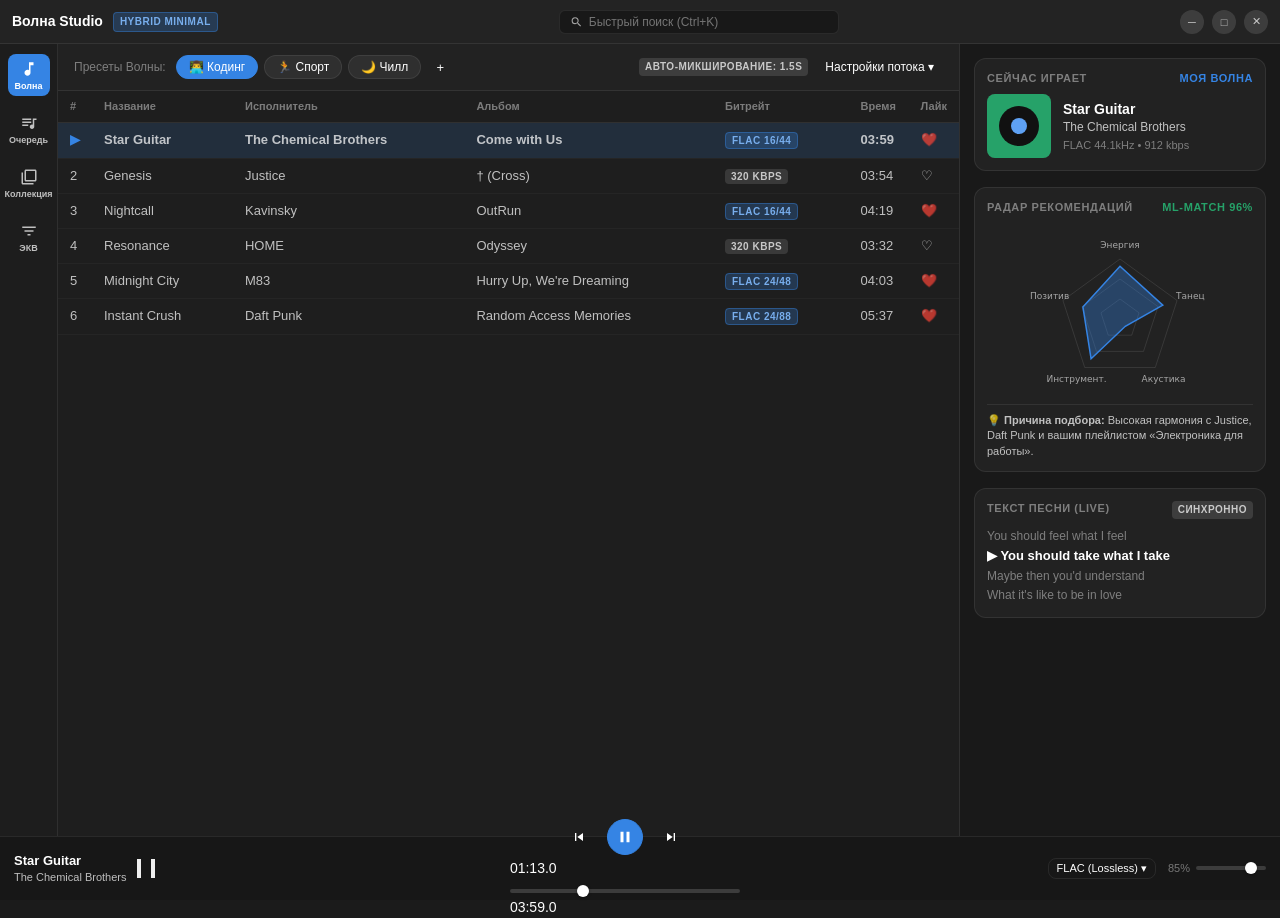
<file: mockups/variant3_studio.html>
<!DOCTYPE html>
<html lang="ru">
<head>
  <meta charset="UTF-8">
  <meta name="viewport" content="width=device-width, initial-scale=1.0">
  <title>Волна — Вариант 3: Compact Studio / Hybrid Minimal</title>
  <link rel="stylesheet" href="libadwaita.css">
  <style>
    body {
      background: #1b1b1b;
      color: #fff;
      display: flex;
      flex-direction: column;
      height: 100vh;
      overflow: hidden;
    }

    /* Top Studio Header */
    .studio-header {
      height: 44px;
      background: #232323;
      border-bottom: 1px solid var(--adw-border);
      display: flex;
      align-items: center;
      justify-content: space-between;
      padding: 0 12px;
      z-index: 10;
    }
    .quick-search-box {
      width: 280px;
      display: flex;
      align-items: center;
      background: rgba(0, 0, 0, 0.3);
      border: 1px solid var(--adw-border);
      border-radius: 6px;
      padding: 4px 10px;
      gap: 6px;
    }
    .quick-search-box input {
      background: transparent;
      border: none;
      color: #fff;
      font-size: 12px;
      width: 100%;
      outline: none;
    }

    /* Three Column Studio Grid */
    .studio-body {
      display: flex;
      flex: 1;
      overflow: hidden;
    }

    /* Left Slim Rail Sidebar (60px) */
    .slim-rail {
      width: 58px;
      min-width: 58px;
      background: #1d1d1d;
      border-right: 1px solid var(--adw-border);
      display: flex;
      flex-direction: column;
      align-items: center;
      padding: 10px 0;
      gap: 12px;
    }
    .rail-btn {
      width: 42px;
      height: 42px;
      border-radius: 8px;
      background: transparent;
      border: none;
      color: var(--adw-text-secondary);
      display: flex;
      flex-direction: column;
      align-items: center;
      justify-content: center;
      cursor: pointer;
      gap: 3px;
      transition: all 0.15s ease;
      font-size: 9px;
      font-weight: 600;
    }
    .rail-btn:hover {
      background: rgba(255, 255, 255, 0.08);
      color: #fff;
    }
    .rail-btn.active {
      background: var(--adw-accent);
      color: #fff;
    }
    .rail-btn svg {
      width: 18px;
      height: 18px;
      fill: currentColor;
    }

    /* Center Main Queue / Table Area */
    .center-column {
      flex: 1;
      display: flex;
      flex-direction: column;
      background: #1e1e1e;
      overflow-y: auto;
      border-right: 1px solid var(--adw-border);
    }

    .studio-toolbar-strip {
      padding: 10px 16px;
      background: #222;
      border-bottom: 1px solid var(--adw-border);
      display: flex;
      align-items: center;
      justify-content: space-between;
      flex-wrap: wrap;
      gap: 8px;
    }
    .preset-chips {
      display: flex;
      align-items: center;
      gap: 6px;
    }

    /* High Density Table (GtkColumnView) */
    .track-table {
      width: 100%;
      border-collapse: collapse;
      font-size: 13px;
    }
    .track-table th {
      text-align: left;
      padding: 8px 12px;
      font-size: 11px;
      font-weight: 600;
      color: var(--adw-text-dim);
      border-bottom: 1px solid var(--adw-border);
      position: sticky;
      top: 0;
      background: #1e1e1e;
      z-index: 5;
    }
    .track-table td {
      padding: 8px 12px;
      border-bottom: 1px solid rgba(255, 255, 255, 0.03);
      color: var(--adw-text-secondary);
    }
    .track-row {
      cursor: pointer;
      transition: background 0.1s;
    }
    .track-row:hover {
      background: rgba(255, 255, 255, 0.05);
      color: #fff;
    }
    .track-row.now-playing {
      background: rgba(53, 132, 228, 0.15);
      color: #fff;
      font-weight: 600;
    }
    .track-row.now-playing td:first-child {
      color: var(--adw-accent);
    }

    /* Right Studio Panel (Radar & Details) */
    .right-studio-panel {
      width: 320px;
      min-width: 300px;
      background: #191919;
      display: flex;
      flex-direction: column;
      overflow-y: auto;
      padding: 14px;
      gap: 16px;
    }
    .studio-card {
      background: rgba(255, 255, 255, 0.04);
      border: 1px solid var(--adw-border);
      border-radius: var(--adw-radius-card);
      padding: 12px;
    }
    .card-title {
      font-size: 11px;
      font-weight: 700;
      text-transform: uppercase;
      letter-spacing: 0.6px;
      color: var(--adw-text-dim);
      margin-bottom: 8px;
      display: flex;
      justify-content: space-between;
    }

    .radar-canvas-wrap {
      display: flex;
      align-items: center;
      justify-content: center;
      height: 180px;
    }

    .now-playing-mini-box {
      display: flex;
      gap: 12px;
      align-items: center;
    }
    .now-playing-mini-art {
      width: 64px;
      height: 64px;
      border-radius: 8px;
      background: #333;
    }

    .lyrics-stream-box {
      font-size: 12px;
      line-height: 1.6;
      color: var(--adw-text-dim);
      max-height: 140px;
      overflow-y: auto;
    }
    .lyrics-stream-line.active {
      color: #fff;
      font-weight: 700;
      font-size: 13px;
    }

    /* Dense Studio Bottom Player */
    .studio-player-bar {
      height: 64px;
      background: #171717;
      border-top: 1px solid var(--adw-border);
      display: flex;
      align-items: center;
      justify-content: space-between;
      padding: 0 14px;
      z-index: 20;
    }

    .studio-left {
      display: flex;
      align-items: center;
      gap: 10px;
      width: 250px;
    }
    .studio-center {
      display: flex;
      flex-direction: column;
      align-items: center;
      gap: 4px;
      flex: 1;
      max-width: 520px;
    }
    .studio-right {
      display: flex;
      align-items: center;
      gap: 12px;
      width: 280px;
      justify-content: flex-end;
    }

    /* Modal EQ */
    .eq-popup {
      position: absolute;
      bottom: 74px;
      right: 20px;
      width: 320px;
      background: #242424;
      border: 1px solid var(--adw-border);
      border-radius: var(--adw-radius-card);
      padding: 16px;
      box-shadow: 0 8px 30px rgba(0,0,0,0.5);
      display: none;
      z-index: 100;
    }
    .eq-popup.open {
      display: block;
    }
    .eq-sliders {
      display: flex;
      justify-content: space-between;
      height: 120px;
      margin: 12px 0;
    }
    .eq-col {
      display: flex;
      flex-direction: column;
      align-items: center;
      gap: 6px;
    }
    .eq-col input[type="range"] {
      writing-mode: vertical-lr;
      direction: rtl;
      width: 6px;
      height: 90px;
    }
  </style>
</head>
<body>
  <!-- Header -->
  <header class="studio-header">
    <div style="display:flex; align-items:center; gap:10px;">
      <span style="font-weight:700; font-size:14px;">Волна Studio</span>
      <span class="adw-badge accent">Hybrid Minimal</span>
    </div>

    <div class="quick-search-box">
      <svg width="14" height="14" viewBox="0 0 24 24" fill="currentColor" style="opacity:0.6;"><path d="M15.5 14h-.79l-.28-.27A6.471 6.471 0 0 0 16 9.5 6.5 6.5 0 1 0 9.5 16c1.61 0 3.09-.59 4.23-1.57l.27.28v.79l5 4.99L20.49 19l-4.99-5zm-6 0C7.01 14 5 11.99 5 9.5S7.01 5 9.5 5 14 7.01 14 9.5 11.99 14 9.5 14z"/></svg>
      <input type="text" placeholder="Быстрый поиск (Ctrl+K)">
    </div>

    <div class="adw-window-controls">
      <button class="adw-win-btn" title="Свернуть">─</button>
      <button class="adw-win-btn" title="Развернуть">□</button>
      <button class="adw-win-btn close" title="Закрыть">✕</button>
    </div>
  </header>

  <!-- Studio Body -->
  <div class="studio-body">
    <!-- Slim Rail (Left) -->
    <nav class="slim-rail">
      <button class="rail-btn active" title="Моя волна (Поток)">
        <svg viewBox="0 0 24 24"><path d="M12 3v10.55c-.59-.34-1.27-.55-2-.55-2.21 0-4 1.79-4 4s1.79 4 4 4 4-1.79 4-4V7h4V3h-6z"/></svg>
        <span>Волна</span>
      </button>
      <button class="rail-btn" title="Очередь воспроизведения">
        <svg viewBox="0 0 24 24"><path d="M15 6H3v2h12V6zm0 4H3v2h12v-2zM3 16h8v-2H3v2zM17 6v8.18c-.31-.11-.65-.18-1-.18-1.66 0-3 1.34-3 3s1.34 3 3 3 3-1.34 3-3V8h3V6h-5z"/></svg>
        <span>Очередь</span>
      </button>
      <button class="rail-btn" title="Медиатека">
        <svg viewBox="0 0 24 24"><path d="M4 6H2v14c0 1.1.9 2 2 2h14v-2H4V6zm16-4H8c-1.1 0-2 .9-2 2v12c0 1.1.9 2 2 2h12c1.1 0 2-.9 2-2V4c0-1.1-.9-2-2-2zm0 14H8V4h12v12z"/></svg>
        <span>Коллекция</span>
      </button>
      <button class="rail-btn" id="btn-toggle-eq" title="10-полосный эквалайзер">
        <svg viewBox="0 0 24 24"><path d="M10 18h4v-2h-4v2zM3 6v2h18V6H3zm3 7h12v-2H6v2z"/></svg>
        <span>ЭКВ</span>
      </button>
    </nav>

    <!-- Center Column (Track Flow & Controls) -->
    <main class="center-column">
      <div class="studio-toolbar-strip">
        <div class="preset-chips">
          <span style="font-size:12px; color:var(--adw-text-dim); margin-right:4px;">Пресеты Волны:</span>
          <button class="adw-btn pill suggested-action" style="padding:4px 12px; font-size:12px;">👨‍💻 Кодинг</button>
          <button class="adw-btn pill" style="padding:4px 12px; font-size:12px;">🏃 Спорт</button>
          <button class="adw-btn pill" style="padding:4px 12px; font-size:12px;">🌙 Чилл</button>
          <button class="adw-btn flat circular" style="width:26px; height:26px;" title="Добавить пресет">+</button>
        </div>

        <div style="display:flex; align-items:center; gap:8px;">
          <span class="adw-badge">Авто-микширование: 1.5s</span>
          <button class="adw-btn flat" style="padding:4px 8px; font-size:12px;">Настройки потока ▾</button>
        </div>
      </div>

      <!-- High Density Table -->
      <table class="track-table">
        <thead>
          <tr>
            <th style="width:30px;">#</th>
            <th>Название</th>
            <th>Исполнитель</th>
            <th>Альбом</th>
            <th>Битрейт</th>
            <th style="width:60px;">Время</th>
            <th style="width:40px;">Лайк</th>
          </tr>
        </thead>
        <tbody id="trackTableBody">
          <tr class="track-row now-playing" data-idx="0">
            <td>▶</td>
            <td>Star Guitar</td>
            <td>The Chemical Brothers</td>
            <td>Come with Us</td>
            <td><span class="adw-badge accent">FLAC 16/44</span></td>
            <td>03:59</td>
            <td>❤️</td>
          </tr>
          <tr class="track-row" data-idx="1">
            <td>2</td>
            <td>Genesis</td>
            <td>Justice</td>
            <td>† (Cross)</td>
            <td><span class="adw-badge">320 kbps</span></td>
            <td>03:54</td>
            <td>♡</td>
          </tr>
          <tr class="track-row" data-idx="2">
            <td>3</td>
            <td>Nightcall</td>
            <td>Kavinsky</td>
            <td>OutRun</td>
            <td><span class="adw-badge accent">FLAC 16/44</span></td>
            <td>04:19</td>
            <td>❤️</td>
          </tr>
          <tr class="track-row" data-idx="3">
            <td>4</td>
            <td>Resonance</td>
            <td>HOME</td>
            <td>Odyssey</td>
            <td><span class="adw-badge">320 kbps</span></td>
            <td>03:32</td>
            <td>♡</td>
          </tr>
          <tr class="track-row" data-idx="4">
            <td>5</td>
            <td>Midnight City</td>
            <td>M83</td>
            <td>Hurry Up, We're Dreaming</td>
            <td><span class="adw-badge accent">FLAC 24/48</span></td>
            <td>04:03</td>
            <td>❤️</td>
          </tr>
          <tr class="track-row" data-idx="5">
            <td>6</td>
            <td>Instant Crush</td>
            <td>Daft Punk</td>
            <td>Random Access Memories</td>
            <td><span class="adw-badge accent">FLAC 24/88</span></td>
            <td>05:37</td>
            <td>❤️</td>
          </tr>
        </tbody>
      </table>
    </main>

    <!-- Right Column (Now Playing & Wave Radar) -->
    <aside class="right-studio-panel">
      <!-- Now Playing Card -->
      <div class="studio-card">
        <div class="card-title">
          <span>Сейчас играет</span>
          <span style="color:var(--adw-accent);">Моя волна</span>
        </div>
        <div class="now-playing-mini-box">
          <img src="data:image/svg+xml;utf8,<svg xmlns='http://www.w3.org/2000/svg' width='80' height='80' viewBox='0 0 80 80'><rect fill='%2326a269' width='80' height='80'/><circle cx='40' cy='40' r='25' fill='%23111'/><circle cx='40' cy='40' r='10' fill='%235ea1f4'/></svg>" class="now-playing-mini-art" alt="Art">
          <div>
            <div style="font-weight:700; font-size:14px;" id="stTrackTitle">Star Guitar</div>
            <div style="font-size:12px; color:var(--adw-text-secondary);" id="stTrackArtist">The Chemical Brothers</div>
            <div style="font-size:11px; color:var(--adw-text-dim); margin-top:2px;">FLAC 44.1kHz • 912 kbps</div>
          </div>
        </div>
      </div>

      <!-- Recommendation Radar -->
      <div class="studio-card">
        <div class="card-title">
          <span>Радар рекомендаций</span>
          <span style="color:var(--adw-success);">ML-Match 96%</span>
        </div>
        <div class="radar-canvas-wrap">
          <canvas id="radarCanvas" width="220" height="180"></canvas>
        </div>
        <div style="font-size:11px; color:var(--adw-text-secondary); line-height:1.4; border-top:1px solid var(--adw-border); padding-top:8px;">
          💡 <b>Причина подбора:</b> Высокая гармония с Justice, Daft Punk и вашим плейлистом «Электроника для работы».
        </div>
      </div>

      <!-- Live Lyrics Stream -->
      <div class="studio-card">
        <div class="card-title">
          <span>Текст песни (Live)</span>
          <span class="adw-badge">Синхронно</span>
        </div>
        <div class="lyrics-stream-box">
          <div class="lyrics-stream-line">You should feel what I feel</div>
          <div class="lyrics-stream-line active">▶ You should take what I take</div>
          <div class="lyrics-stream-line">Maybe then you'd understand</div>
          <div class="lyrics-stream-line">What it's like to be in love</div>
        </div>
      </div>
    </aside>
  </div>

  <!-- Equalizer Popup -->
  <div class="eq-popup" id="eqPopup">
    <div style="display:flex; justify-content:space-between; align-items:center;">
      <span style="font-weight:700; font-size:13px;">10-полосный эквалайзер</span>
      <button class="adw-btn flat circular" id="btn-close-eq" style="width:24px; height:24px;">✕</button>
    </div>
    <div class="eq-sliders">
      <div class="eq-col"><input type="range" min="-12" max="12" value="3"><span style="font-size:9px;">32</span></div>
      <div class="eq-col"><input type="range" min="-12" max="12" value="4"><span style="font-size:9px;">64</span></div>
      <div class="eq-col"><input type="range" min="-12" max="12" value="2"><span style="font-size:9px;">125</span></div>
      <div class="eq-col"><input type="range" min="-12" max="12" value="0"><span style="font-size:9px;">250</span></div>
      <div class="eq-col"><input type="range" min="-12" max="12" value="-1"><span style="font-size:9px;">500</span></div>
      <div class="eq-col"><input type="range" min="-12" max="12" value="1"><span style="font-size:9px;">1k</span></div>
      <div class="eq-col"><input type="range" min="-12" max="12" value="3"><span style="font-size:9px;">2k</span></div>
      <div class="eq-col"><input type="range" min="-12" max="12" value="4"><span style="font-size:9px;">4k</span></div>
      <div class="eq-col"><input type="range" min="-12" max="12" value="5"><span style="font-size:9px;">8k</span></div>
      <div class="eq-col"><input type="range" min="-12" max="12" value="6"><span style="font-size:9px;">16k</span></div>
    </div>
    <div style="display:flex; justify-content:space-between;">
      <button class="adw-btn" style="font-size:11px; padding:4px 8px;">Сброс (Flat)</button>
      <span style="font-size:11px; color:var(--adw-text-dim);">Пресет: Electronic Bass</span>
    </div>
  </div>

  <!-- Studio Bottom Player Bar -->
  <footer class="studio-player-bar">
    <div class="studio-left">
      <div style="overflow:hidden;">
        <div style="font-size:13px; font-weight:700; white-space:nowrap; overflow:hidden; text-overflow:ellipsis;" id="barTitle">Star Guitar</div>
        <div style="font-size:11px; color:var(--adw-text-secondary);" id="barArtist">The Chemical Brothers</div>
      </div>
      <button class="reaction-btn" id="stDislike" title="Дислайк (D)">
        <svg viewBox="0 0 24 24"><path d="M15 3H6c-.83 0-1.54.5-1.84 1.22l-3.02 7.05c-.09.23-.14.47-.14.73v2c0 1.1.9 2 2 2h6.31l-.95 4.57-.03.32c0 .41.17.79.44 1.06L9.83 23l6.58-6.59c.37-.36.59-.86.59-1.41V5c0-1.1-.9-2-2-2zm4 0v12h4V3h-4z"/></svg>
      </button>
      <button class="reaction-btn liked" id="stLike" title="Лайк (L)">
        <svg viewBox="0 0 24 24"><path d="M12 21.35l-1.45-1.32C5.4 15.36 2 12.28 2 8.5 2 5.42 4.42 3 7.5 3c1.74 0 3.41.81 4.5 2.09C13.09 3.81 14.76 3 16.5 3 19.58 3 22 5.42 22 8.5c0 3.78-3.4 6.86-8.55 11.54L12 21.35z"/></svg>
      </button>
    </div>

    <!-- Center -->
    <div class="studio-center">
      <div style="display:flex; align-items:center; gap:14px;">
        <button class="adw-btn flat circular" id="stPrev" style="width:28px; height:28px;"><svg width="16" height="16" viewBox="0 0 24 24" fill="currentColor"><path d="M6 6h2v12H6zm3.5 6l8.5 6V6z"/></svg></button>
        <button class="adw-btn circular suggested-action" id="stPlay" style="width:36px; height:36px;">
          <svg id="stPlayIcon" width="18" height="18" viewBox="0 0 24 24" fill="currentColor" style="display:none;"><path d="M8 5v14l11-7z"/></svg>
          <svg id="stPauseIcon" width="18" height="18" viewBox="0 0 24 24" fill="currentColor"><path d="M6 19h4V5H6v14zm8-14v14h4V5h-4z"/></svg>
        </button>
        <button class="adw-btn flat circular" id="stNext" style="width:28px; height:28px;"><svg width="16" height="16" viewBox="0 0 24 24" fill="currentColor"><path d="M6 18l8.5-6L6 6v12zM16 6v12h2V6h-2z"/></svg></button>
      </div>

      <div class="progress-bar-container">
        <span class="time-label" id="stTimeCurr" style="min-width:48px;">01:12.4</span>
        <input type="range" class="adw-scale" id="stSeekBar" min="0" max="239" value="72">
        <span class="time-label" style="min-width:48px;">03:59.0</span>
      </div>
    </div>

    <!-- Right -->
    <div class="studio-right">
      <button class="adw-btn flat" id="qualitySelector" style="font-size:11px; padding:3px 8px; border:1px solid var(--adw-border);">
        FLAC (Lossless) ▾
      </button>
      <div style="display:flex; align-items:center; gap:6px;">
        <span style="font-size:11px; color:var(--adw-text-dim);" id="volLabel">85%</span>
        <input type="range" class="adw-scale" id="stVolBar" min="0" max="100" value="85" style="width:70px;">
      </div>
    </div>
  </footer>

  <div class="adw-toast" id="toast">Действие выполнено</div>

  <script>
    let isPlaying = true;
    let currentTime = 72;
    const duration = 239;

    // Toast
    const toast = document.getElementById('toast');
    function showToast(msg) {
      toast.innerText = msg;
      toast.classList.add('show');
      setTimeout(() => toast.classList.remove('show'), 2000);
    }

    // Interactive Radar Chart Canvas
    const radar = document.getElementById('radarCanvas');
    const rCtx = radar.getContext('2d');
    const attributes = [
      { label: 'Энергия', val: 0.88 },
      { label: 'Танец', val: 0.75 },
      { label: 'Акустика', val: 0.15 },
      { label: 'Инструмент.', val: 0.82 },
      { label: 'Позитив', val: 0.65 }
    ];

    function drawRadar() {
      rCtx.clearRect(0, 0, radar.width, radar.height);
      const cx = radar.width / 2;
      const cy = radar.height / 2 + 5;
      const maxRadius = 60;
      const numAxes = attributes.length;

      // Draw web grid
      for (let level = 1; level <= 3; level++) {
        const r = (maxRadius / 3) * level;
        rCtx.beginPath();
        for (let i = 0; i <= numAxes; i++) {
          const angle = (i / numAxes) * Math.PI * 2 - Math.PI / 2;
          const x = cx + Math.cos(angle) * r;
          const y = cy + Math.sin(angle) * r;
          if (i === 0) rCtx.moveTo(x, y);
          else rCtx.lineTo(x, y);
        }
        rCtx.strokeStyle = 'rgba(255, 255, 255, 0.1)';
        rCtx.stroke();
      }

      // Draw Axes & Labels
      rCtx.font = '9px system-ui';
      rCtx.fillStyle = 'rgba(255, 255, 255, 0.6)';
      rCtx.textAlign = 'center';
      for (let i = 0; i < numAxes; i++) {
        const angle = (i / numAxes) * Math.PI * 2 - Math.PI / 2;
        const x = cx + Math.cos(angle) * (maxRadius + 14);
        const y = cy + Math.sin(angle) * (maxRadius + 14);
        rCtx.fillText(attributes[i].label, x, y + 3);
      }

      // Draw Data Shape
      rCtx.beginPath();
      for (let i = 0; i < numAxes; i++) {
        const angle = (i / numAxes) * Math.PI * 2 - Math.PI / 2;
        const r = maxRadius * attributes[i].val;
        const x = cx + Math.cos(angle) * r;
        const y = cy + Math.sin(angle) * r;
        if (i === 0) rCtx.moveTo(x, y);
        else rCtx.lineTo(x, y);
      }
      rCtx.closePath();
      rCtx.fillStyle = 'rgba(53, 132, 228, 0.35)';
      rCtx.fill();
      rCtx.strokeStyle = '#3584e4';
      rCtx.lineWidth = 1.5;
      rCtx.stroke();
    }
    drawRadar();

    // Playback toggle
    const stPlay = document.getElementById('stPlay');
    const stPlayIcon = document.getElementById('stPlayIcon');
    const stPauseIcon = document.getElementById('stPauseIcon');

    function togglePlayback() {
      isPlaying = !isPlaying;
      stPlayIcon.style.display = isPlaying ? 'none' : 'block';
      stPauseIcon.style.display = isPlaying ? 'block' : 'none';
      showToast(isPlaying ? 'Воспроизведение' : 'Пауза');
    }
    stPlay.addEventListener('click', togglePlayback);

    // Time ticker
    const stSeekBar = document.getElementById('stSeekBar');
    const stTimeCurr = document.getElementById('stTimeCurr');

    setInterval(() => {
      if (isPlaying) {
        currentTime++;
        if (currentTime > duration) currentTime = 0;
        stSeekBar.value = currentTime;
        const m = Math.floor(currentTime / 60);
        const s = Math.floor(currentTime % 60);
        stTimeCurr.innerText = `0${m}:${s < 10 ? '0' : ''}${s}.0`;
      }
    }, 1000);

    // Track table row selection
    const rows = document.querySelectorAll('.track-row');
    const barTitle = document.getElementById('barTitle');
    const barArtist = document.getElementById('barArtist');
    const stTrackTitle = document.getElementById('stTrackTitle');
    const stTrackArtist = document.getElementById('stTrackArtist');

    rows.forEach(row => {
      row.addEventListener('click', () => {
        rows.forEach(r => {
          r.classList.remove('now-playing');
          r.cells[0].innerText = r.getAttribute('data-idx') === '0' ? '1' : parseInt(r.getAttribute('data-idx')) + 1;
        });
        row.classList.add('now-playing');
        row.cells[0].innerText = '▶';
        const title = row.cells[1].innerText;
        const artist = row.cells[2].innerText;
        barTitle.innerText = title;
        barArtist.innerText = artist;
        stTrackTitle.innerText = title;
        stTrackArtist.innerText = artist;
        currentTime = 0;
        stSeekBar.value = 0;
        showToast(`Выбран трек: ${title}`);
      });
    });

    // Equalizer toggle
    const eqBtn = document.getElementById('btn-toggle-eq');
    const eqPopup = document.getElementById('eqPopup');
    const eqClose = document.getElementById('btn-close-eq');
    eqBtn.addEventListener('click', () => eqPopup.classList.toggle('open'));
    eqClose.addEventListener('click', () => eqPopup.classList.remove('open'));

    // Volume
    const stVolBar = document.getElementById('stVolBar');
    const volLabel = document.getElementById('volLabel');
    stVolBar.addEventListener('input', (e) => {
      volLabel.innerText = `${e.target.value}%`;
    });

    // Quality switch
    const qualitySelector = document.getElementById('qualitySelector');
    const qualities = ['FLAC (Lossless) ▾', '320 kbps (HQ) ▾', '192 kbps (Eco) ▾'];
    let qIdx = 0;
    qualitySelector.addEventListener('click', () => {
      qIdx = (qIdx + 1) % qualities.length;
      qualitySelector.innerText = qualities[qIdx];
      showToast(`Качество: ${qualities[qIdx].replace(' ▾','')}`);
    });
  </script>
</body>
</html>
</file>
<file: mockups/libadwaita.css>
/* Libadwaita Authentic Stylesheet for Volna Player */
:root {
  --adw-window-bg: #242424;
  --adw-view-bg: #1e1e1e;
  --adw-card-bg: rgba(255, 255, 255, 0.06);
  --adw-card-hover: rgba(255, 255, 255, 0.1);
  --adw-border: rgba(255, 255, 255, 0.08);
  --adw-border-strong: rgba(255, 255, 255, 0.14);
  --adw-accent: #3584e4;
  --adw-accent-hover: #4a90e8;
  --adw-accent-active: #226bca;
  --adw-destructive: #e01b24;
  --adw-success: #26a269;
  --adw-text: #ffffff;
  --adw-text-secondary: rgba(255, 255, 255, 0.72);
  --adw-text-dim: rgba(255, 255, 255, 0.42);
  --adw-headerbar-bg: #282828;
  --adw-sidebar-bg: #222222;
  --adw-playerbar-bg: #1d1d1d;
  --adw-radius-window: 14px;
  --adw-radius-card: 12px;
  --adw-radius-pill: 9999px;
  --adw-radius-btn: 8px;
  --font-family: -apple-system, BlinkMacSystemFont, "Cantarell", "Ubuntu", "Segoe UI", Roboto, Helvetica, Arial, sans-serif;
}

* {
  box-sizing: border-box;
  margin: 0;
  padding: 0;
  -webkit-user-select: none;
  user-select: none;
}

body {
  font-family: var(--font-family);
  background-color: var(--adw-window-bg);
  color: var(--adw-text);
  overflow: hidden;
  height: 100vh;
  width: 100vw;
  font-size: 14px;
  line-height: 1.4;
}

/* Scrollbars in GNOME style */
::-webkit-scrollbar {
  width: 6px;
  height: 6px;
}
::-webkit-scrollbar-track {
  background: transparent;
}
::-webkit-scrollbar-thumb {
  background: rgba(255, 255, 255, 0.18);
  border-radius: 4px;
}
::-webkit-scrollbar-thumb:hover {
  background: rgba(255, 255, 255, 0.32);
}

/* HeaderBar */
.adw-headerbar {
  height: 48px;
  background-color: var(--adw-headerbar-bg);
  border-bottom: 1px solid var(--adw-border);
  display: flex;
  align-items: center;
  justify-content: space-between;
  padding: 0 12px;
  z-index: 10;
  position: relative;
}

.adw-window-controls {
  display: flex;
  align-items: center;
  gap: 8px;
}

.adw-win-btn {
  width: 24px;
  height: 24px;
  border-radius: 50%;
  border: none;
  background: rgba(255, 255, 255, 0.12);
  color: var(--adw-text-secondary);
  display: flex;
  align-items: center;
  justify-content: center;
  font-size: 11px;
  cursor: pointer;
  transition: all 0.15s ease;
}
.adw-win-btn:hover {
  background: rgba(255, 255, 255, 0.22);
  color: #fff;
}
.adw-win-btn.close:hover {
  background: var(--adw-destructive);
}

/* Buttons & Pills */
.adw-btn {
  background: var(--adw-card-bg);
  border: 1px solid var(--adw-border);
  color: var(--adw-text);
  padding: 6px 14px;
  border-radius: var(--adw-radius-btn);
  font-size: 13px;
  font-weight: 500;
  cursor: pointer;
  display: inline-flex;
  align-items: center;
  gap: 6px;
  transition: all 0.15s ease;
  outline: none;
}
.adw-btn:hover {
  background: var(--adw-card-hover);
  border-color: var(--adw-border-strong);
}
.adw-btn:active {
  transform: scale(0.98);
}

.adw-btn.pill {
  border-radius: var(--adw-radius-pill);
  padding: 6px 16px;
}

.adw-btn.suggested-action {
  background: var(--adw-accent);
  border-color: var(--adw-accent);
  color: #fff;
}
.adw-btn.suggested-action:hover {
  background: var(--adw-accent-hover);
}

.adw-btn.flat {
  background: transparent;
  border-color: transparent;
}
.adw-btn.flat:hover {
  background: rgba(255, 255, 255, 0.08);
}

.adw-btn.circular {
  width: 36px;
  height: 36px;
  padding: 0;
  border-radius: 50%;
  display: flex;
  align-items: center;
  justify-content: center;
}
.adw-btn.circular.large {
  width: 48px;
  height: 48px;
}

/* ViewSwitcher Capsule */
.adw-view-switcher {
  display: inline-flex;
  background: rgba(0, 0, 0, 0.25);
  padding: 3px;
  border-radius: var(--adw-radius-pill);
  border: 1px solid var(--adw-border);
}
.adw-switcher-btn {
  background: transparent;
  border: none;
  color: var(--adw-text-secondary);
  padding: 5px 14px;
  border-radius: var(--adw-radius-pill);
  font-size: 12px;
  font-weight: 500;
  cursor: pointer;
  display: flex;
  align-items: center;
  gap: 6px;
  transition: all 0.15s ease;
}
.adw-switcher-btn:hover {
  color: #fff;
}
.adw-switcher-btn.active {
  background: rgba(255, 255, 255, 0.14);
  color: #fff;
  box-shadow: 0 1px 3px rgba(0,0,0,0.2);
}

/* Sliders (GtkScale) */
.adw-scale {
  -webkit-appearance: none;
  appearance: none;
  width: 100%;
  height: 4px;
  border-radius: 2px;
  background: rgba(255, 255, 255, 0.16);
  outline: none;
  cursor: pointer;
  transition: height 0.15s ease;
}
.adw-scale:hover {
  height: 6px;
}
.adw-scale::-webkit-slider-thumb {
  -webkit-appearance: none;
  appearance: none;
  width: 12px;
  height: 12px;
  border-radius: 50%;
  background: #ffffff;
  cursor: pointer;
  box-shadow: 0 1px 3px rgba(0,0,0,0.4);
  transition: transform 0.1s;
}
.adw-scale:hover::-webkit-slider-thumb {
  transform: scale(1.2);
}

/* Badge */
.adw-badge {
  font-size: 10px;
  font-weight: 700;
  padding: 2px 6px;
  border-radius: 4px;
  background: rgba(255, 255, 255, 0.12);
  color: var(--adw-text-secondary);
  letter-spacing: 0.5px;
  text-transform: uppercase;
}
.adw-badge.accent {
  background: rgba(53, 132, 228, 0.25);
  color: #78aeed;
  border: 1px solid rgba(53, 132, 228, 0.4);
}

/* Toast Notification */
.adw-toast {
  position: fixed;
  bottom: 86px;
  left: 50%;
  transform: translateX(-50%) translateY(20px);
  background: #333333;
  color: #fff;
  padding: 8px 18px;
  border-radius: 20px;
  box-shadow: 0 4px 16px rgba(0,0,0,0.4);
  font-size: 13px;
  pointer-events: none;
  opacity: 0;
  transition: all 0.25s cubic-bezier(0.16, 1, 0.3, 1);
  z-index: 1000;
  border: 1px solid var(--adw-border);
}
.adw-toast.show {
  opacity: 1;
  transform: translateX(-50%) translateY(0);
}
</file>
